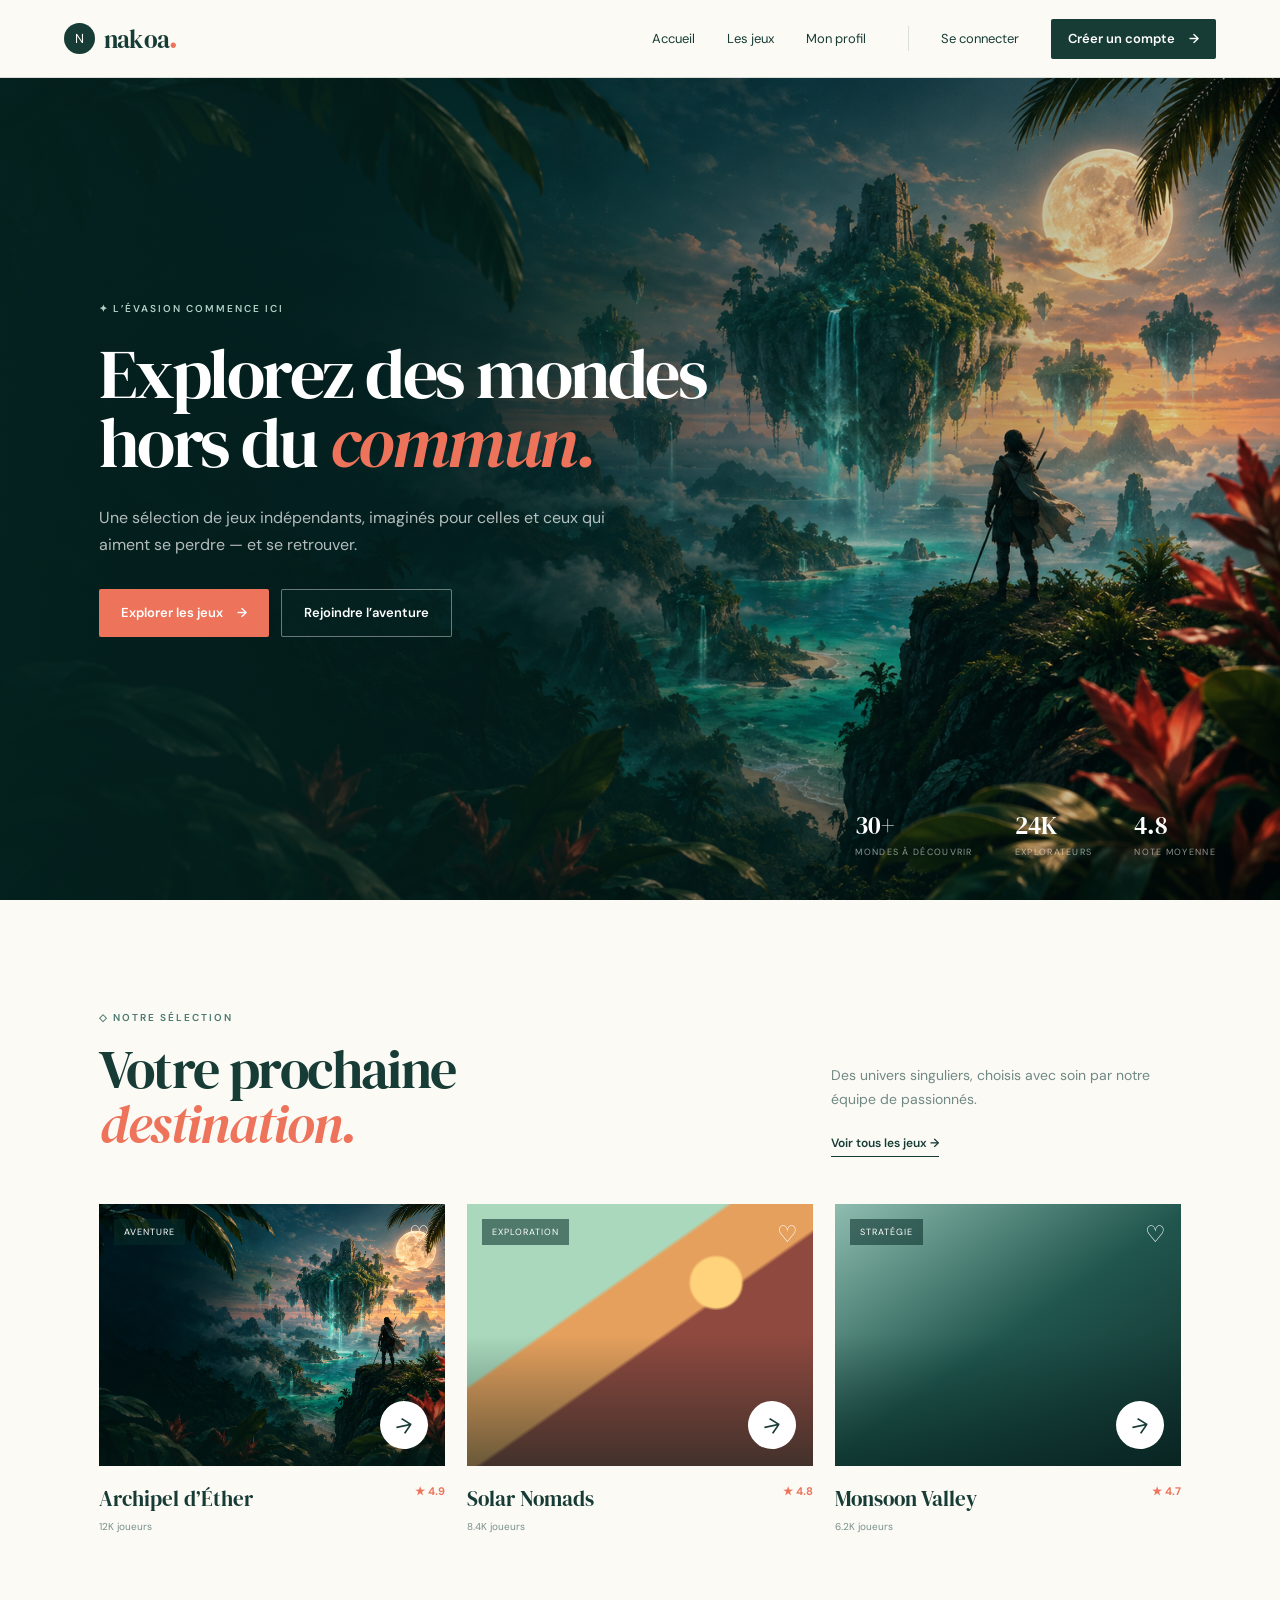
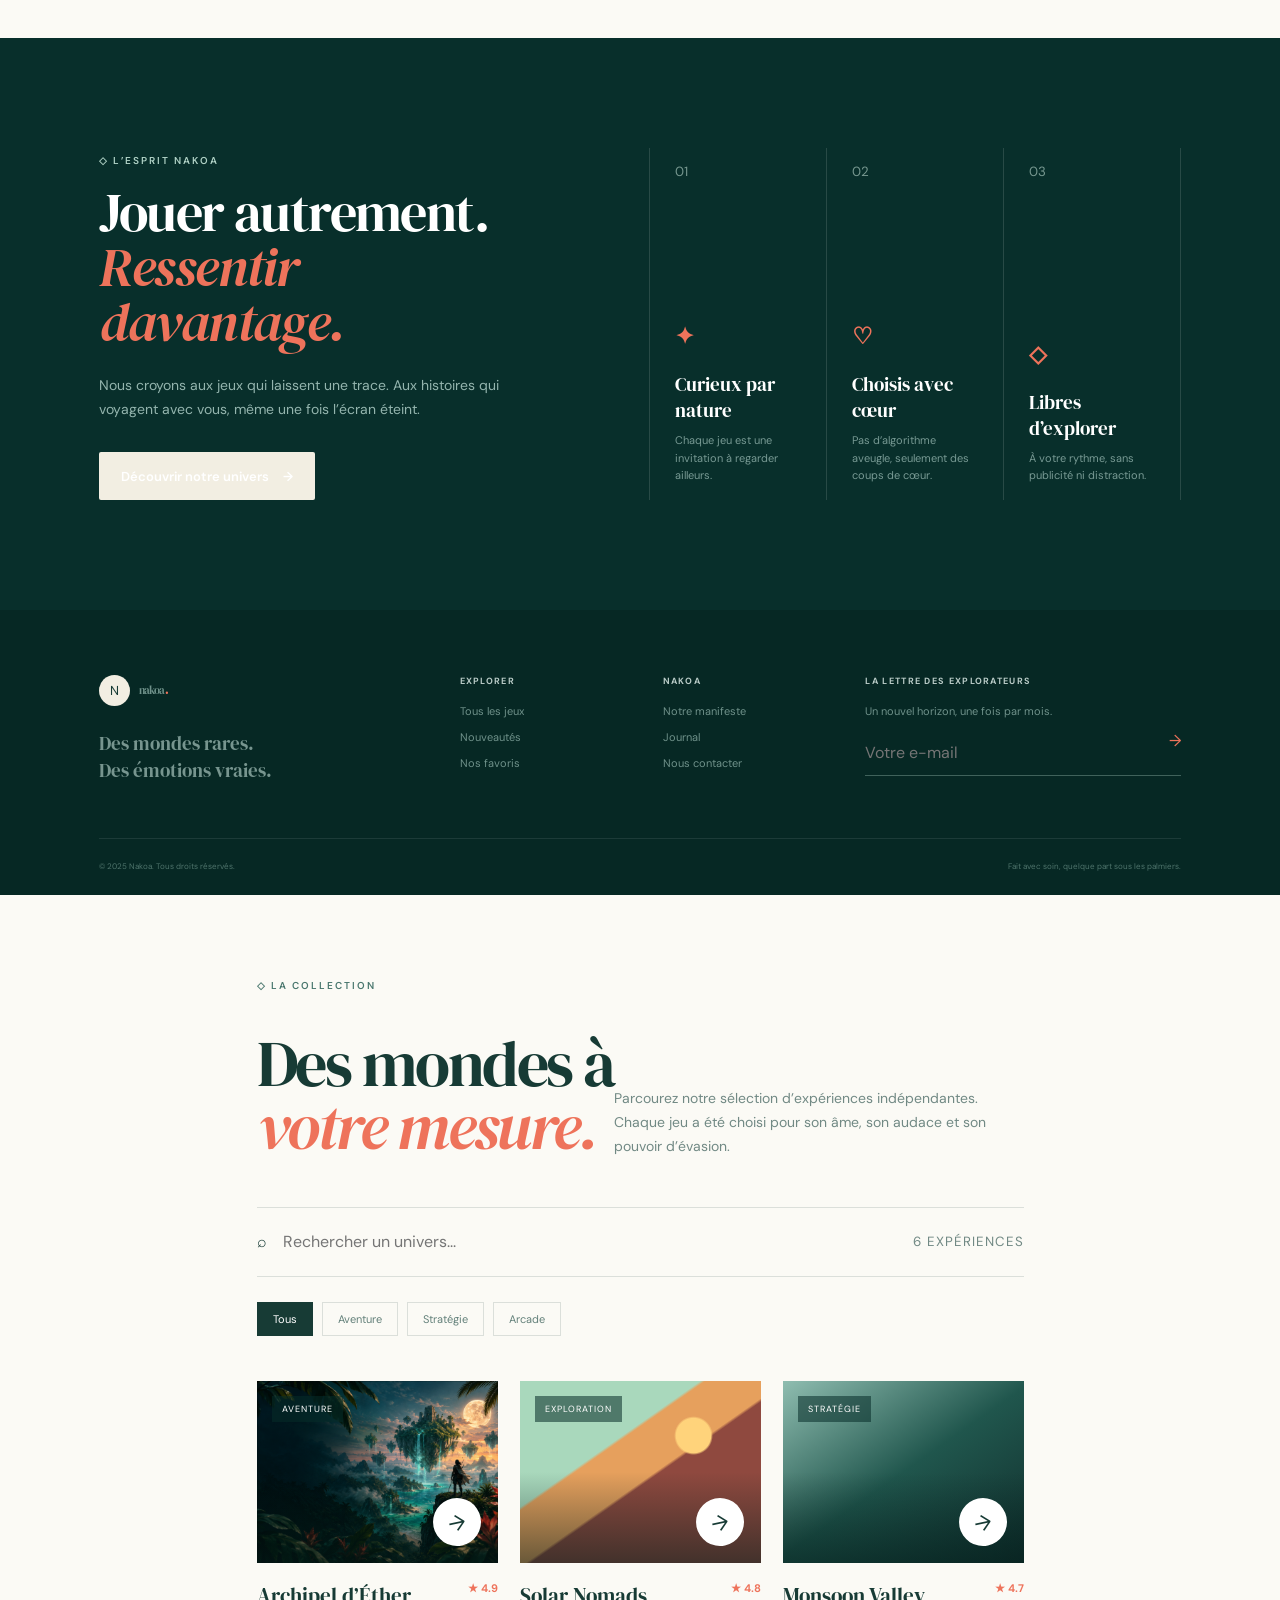
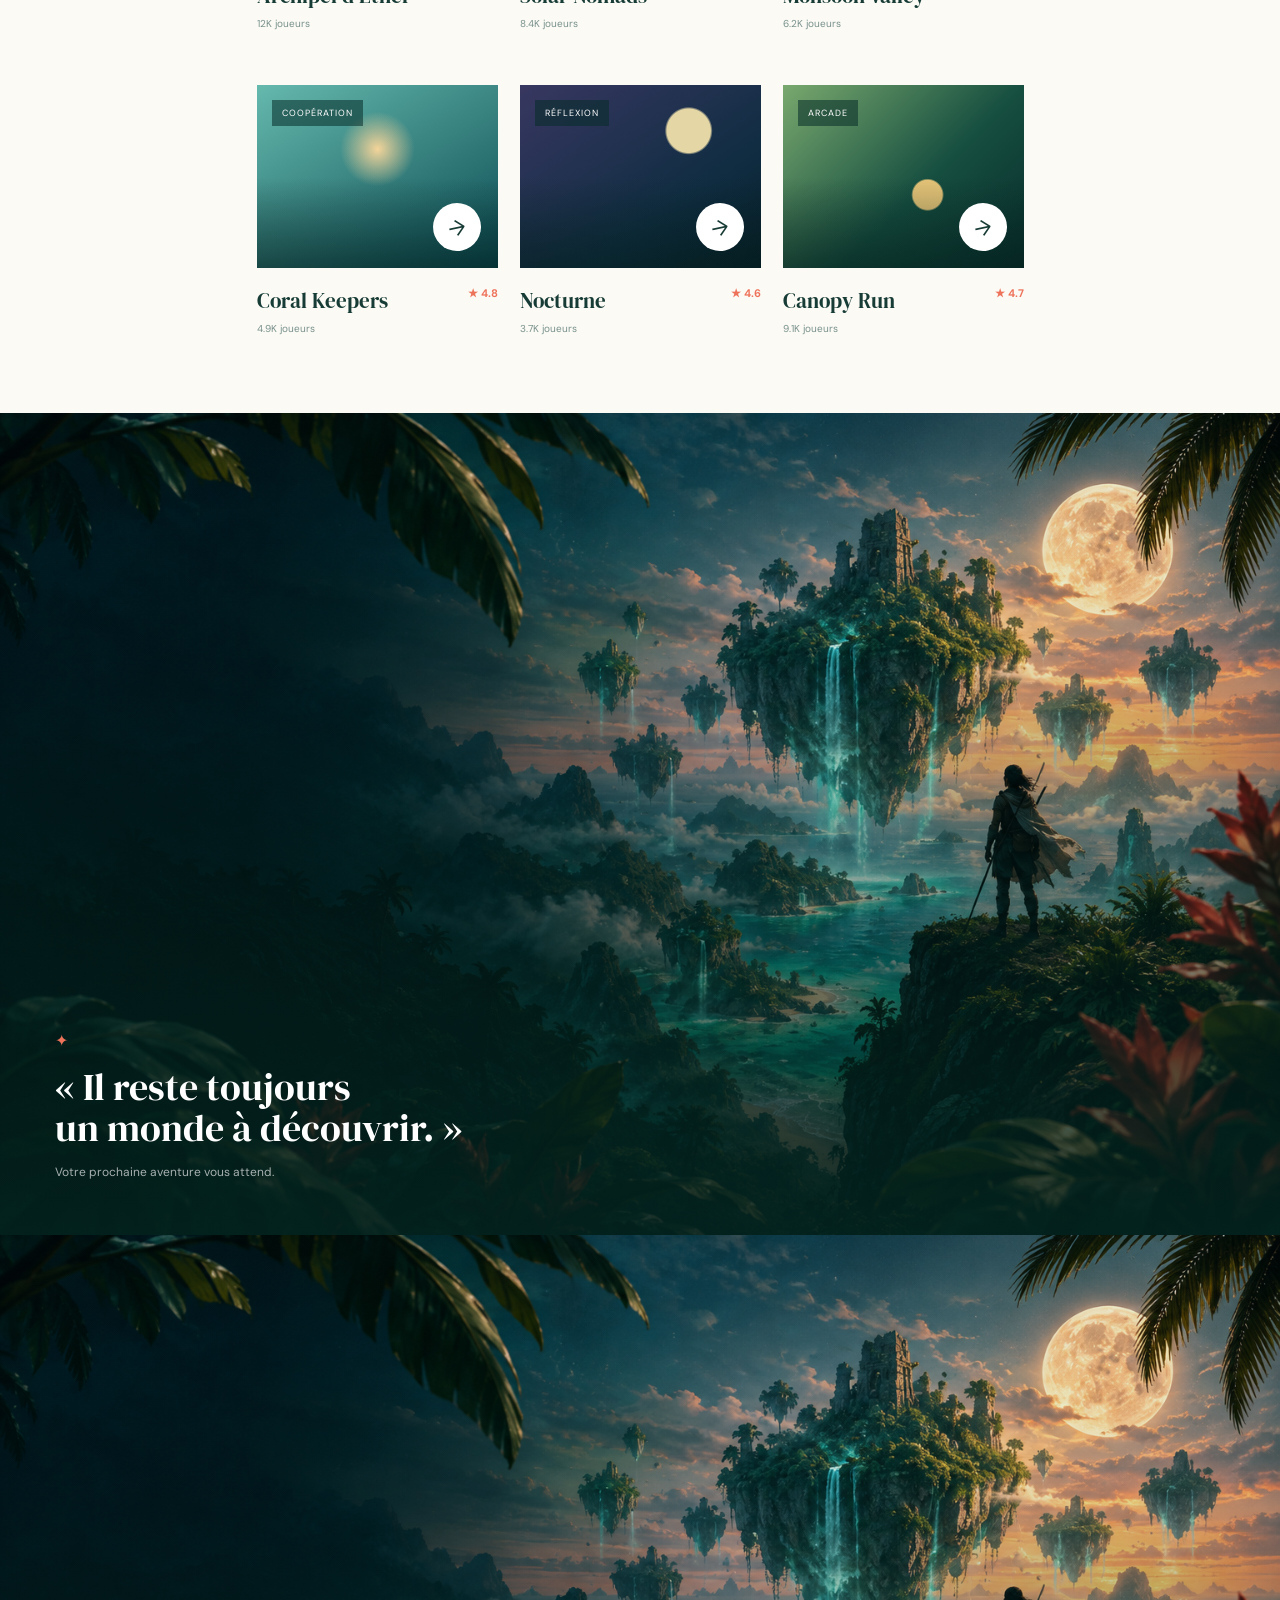
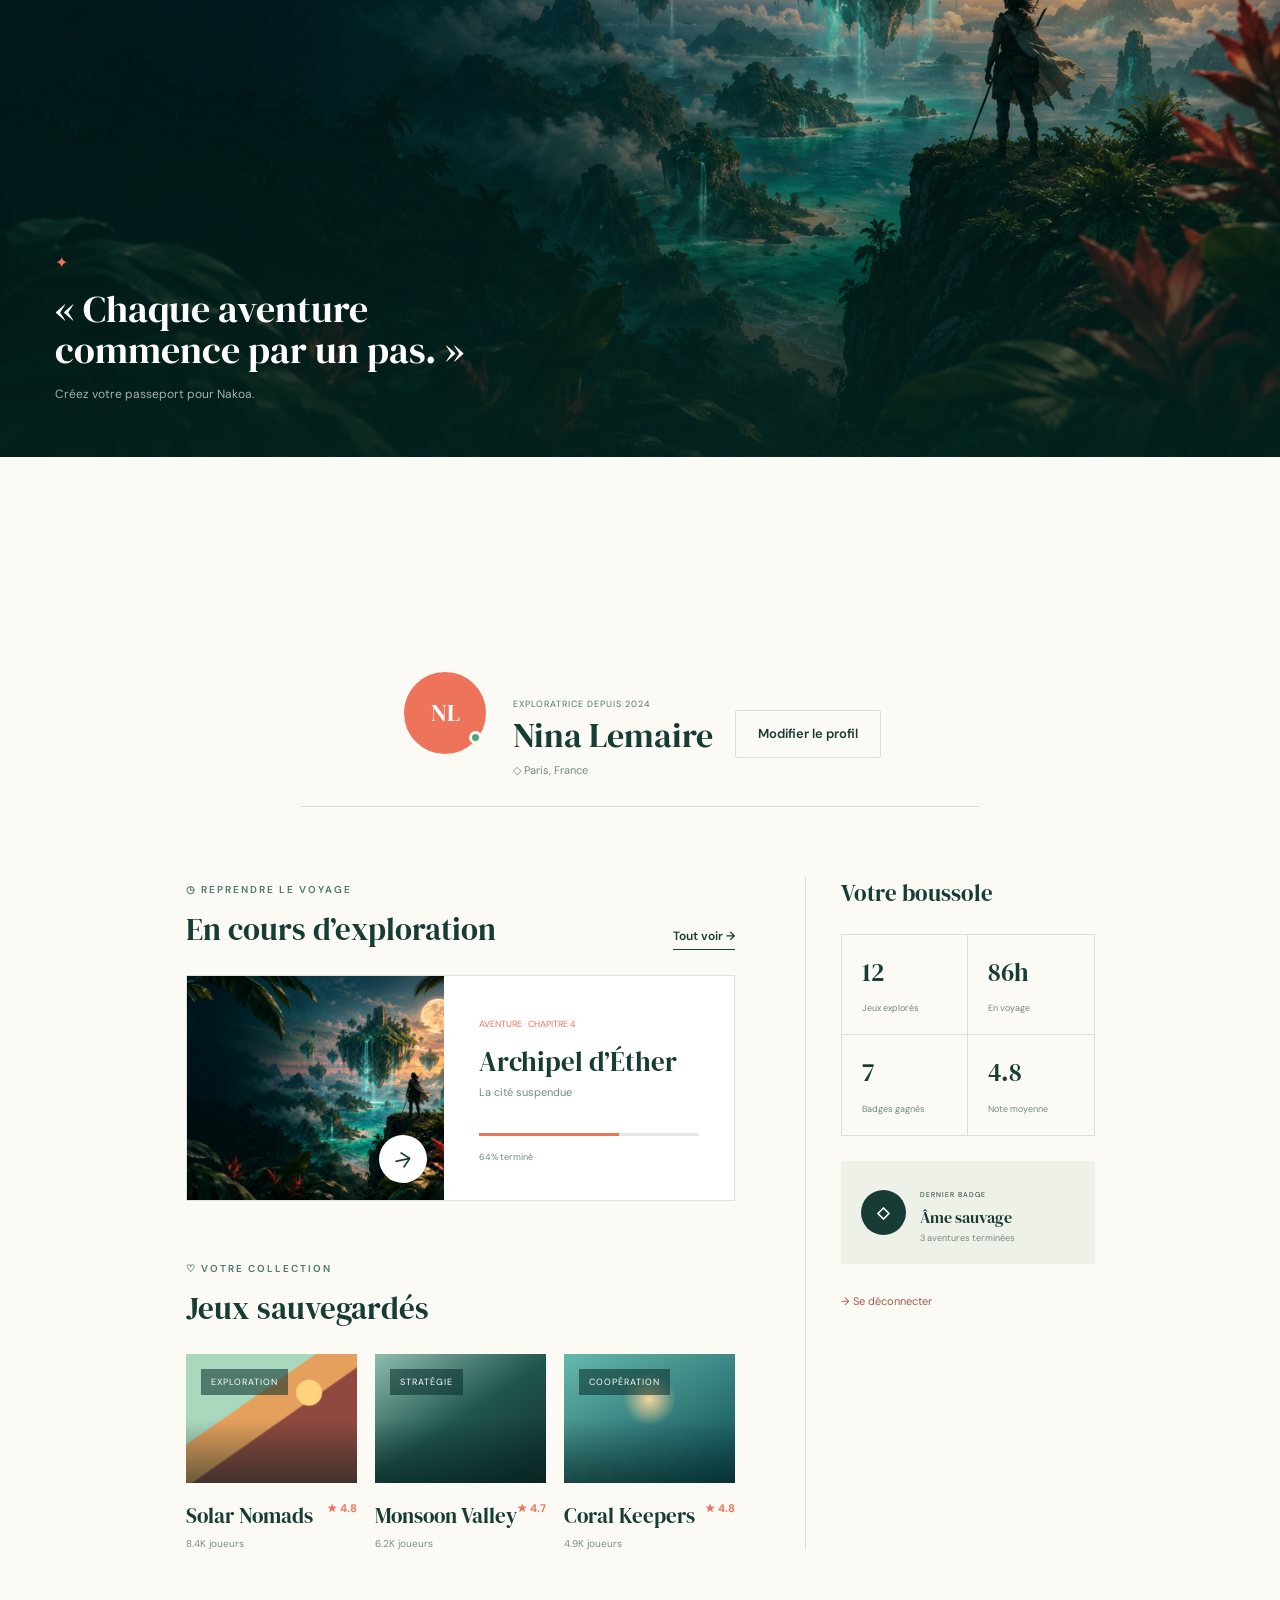
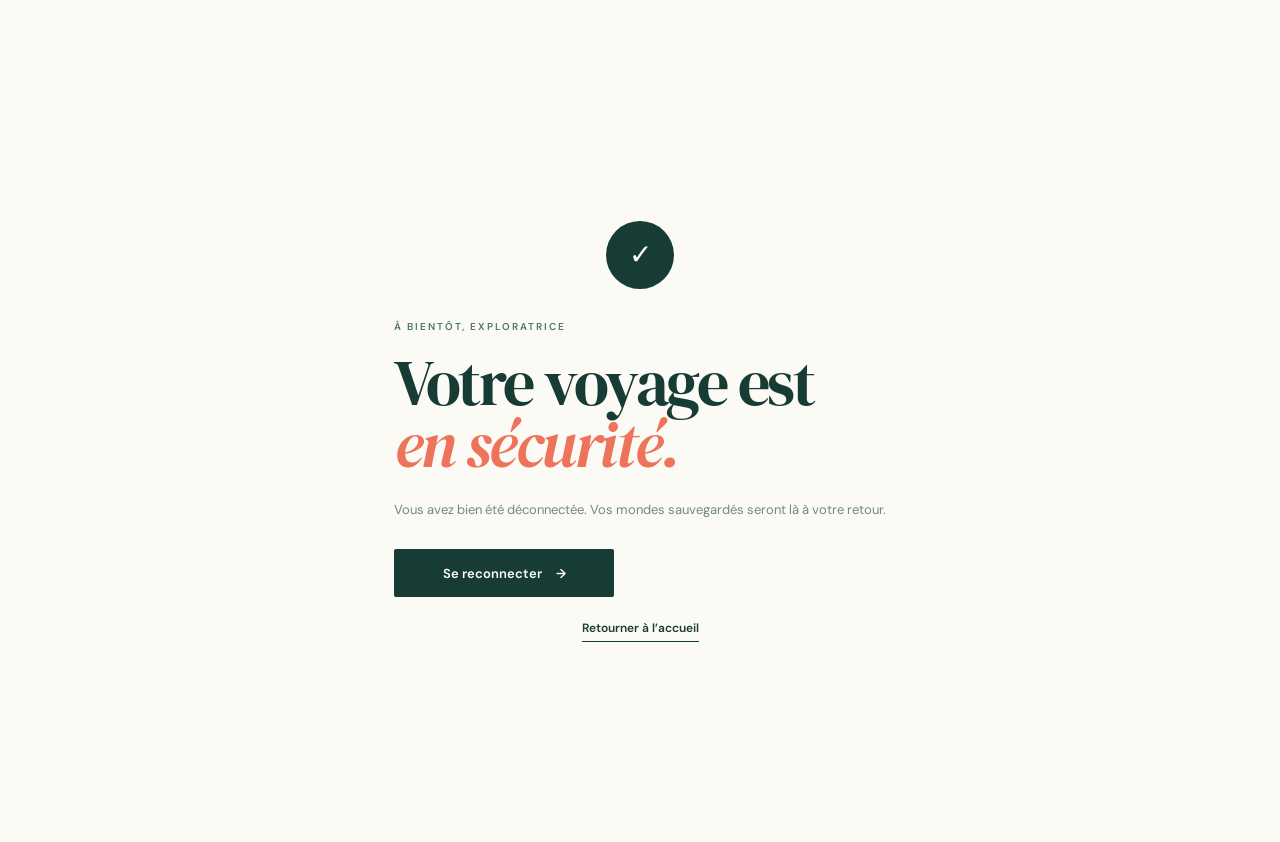
<file: src/index.html>
<!doctype html>
<html lang="fr">
<head>
    <meta charset="UTF-8" />
    <meta name="viewport" content="width=device-width, initial-scale=1.0" />
    <meta name="description" content="Nakoa, une collection de jeux indépendants et de mondes hors du commun." />
    <title>Nakoa — Explorez des mondes hors du commun</title>
    <link rel="stylesheet" href="styles/style_bot.css" />
</head>
<body>
<input class="menu-toggle" type="checkbox" id="menu-toggle" />
<header class="site-header">
    <a class="logo" href="#accueil" aria-label="Accueil Nakoa">
        <span class="logo-mark">N</span><span>nakoa<b>.</b></span>
    </a>
    <label class="menu-button" for="menu-toggle"><span></span><span></span><span></span></label>
    <nav>
        <a href="#accueil">Accueil</a>
        <a href="#jeux">Les jeux</a>
        <a href="#profil">Mon profil</a>
        <span class="nav-separator"></span>
        <a href="#connexion">Se connecter</a>
        <a class="button small" href="#inscription">Créer un compte <span>→</span></a>
    </nav>
</header>

<main>
    <!-- PAGE D'ACCUEIL -->
    <section class="screen home-screen" id="accueil">
        <section class="hero">
            <div class="hero-content">
                <span class="eyebrow pale">✦ L’évasion commence ici</span>
                <h1>Explorez des mondes<br />hors du <em>commun.</em></h1>
                <p>Une sélection de jeux indépendants, imaginés pour celles et ceux qui aiment se perdre — et se retrouver.</p>
                <div class="actions">
                    <a class="button coral" href="#jeux">Explorer les jeux <span>→</span></a>
                    <a class="button glass" href="#inscription">Rejoindre l’aventure</a>
                </div>
            </div>
            <div class="hero-stats">
                <div><strong>30+</strong><span>Mondes à découvrir</span></div>
                <div><strong>24K</strong><span>Explorateurs</span></div>
                <div><strong>4.8</strong><span>Note moyenne</span></div>
            </div>
        </section>

        <section class="section">
            <div class="section-heading">
                <div>
                    <span class="eyebrow">◇ Notre sélection</span>
                    <h2>Votre prochaine<br /><em>destination.</em></h2>
                </div>
                <div class="heading-note">
                    <p>Des univers singuliers, choisis avec soin par notre équipe de passionnés.</p>
                    <a class="text-link" href="#jeux">Voir tous les jeux <span>→</span></a>
                </div>
            </div>
            <div class="games-grid">
                <article class="game-card">
                    <div class="game-art photo">
                        <span class="tag">Aventure</span><span class="heart">♡</span>
                        <a class="round-arrow" href="#connexion">→</a>
                    </div>
                    <div class="game-info"><div><h3>Archipel d’Éther</h3><p>12K joueurs</p></div><strong>★ 4.9</strong></div>
                </article>
                <article class="game-card">
                    <div class="game-art sun">
                        <span class="tag">Exploration</span><span class="heart">♡</span>
                        <a class="round-arrow" href="#connexion">→</a>
                    </div>
                    <div class="game-info"><div><h3>Solar Nomads</h3><p>8.4K joueurs</p></div><strong>★ 4.8</strong></div>
                </article>
                <article class="game-card">
                    <div class="game-art valley">
                        <span class="tag">Stratégie</span><span class="heart">♡</span>
                        <a class="round-arrow" href="#connexion">→</a>
                    </div>
                    <div class="game-info"><div><h3>Monsoon Valley</h3><p>6.2K joueurs</p></div><strong>★ 4.7</strong></div>
                </article>
            </div>
        </section>

        <section class="manifesto">
            <div>
                <span class="eyebrow pale">◇ L’esprit Nakoa</span>
                <h2>Jouer autrement.<br /><em>Ressentir davantage.</em></h2>
                <p>Nous croyons aux jeux qui laissent une trace. Aux histoires qui voyagent avec vous, même une fois l’écran éteint.</p>
                <a class="button sand" href="#inscription">Découvrir notre univers <span>→</span></a>
            </div>
            <div class="values">
                <article><small>01</small><b>✦</b><h3>Curieux par nature</h3><p>Chaque jeu est une invitation à regarder ailleurs.</p></article>
                <article><small>02</small><b>♡</b><h3>Choisis avec cœur</h3><p>Pas d’algorithme aveugle, seulement des coups de cœur.</p></article>
                <article><small>03</small><b>◇</b><h3>Libres d’explorer</h3><p>À votre rythme, sans publicité ni distraction.</p></article>
            </div>
        </section>
        <footer>
            <div class="footer-grid">
                <div><a class="logo footer-logo" href="accueil.html"><span class="logo-mark">N</span><span>nakoa<b>.</b></span></a><p>Des mondes rares.<br />Des émotions vraies.</p></div>
                <div><strong>Explorer</strong><a href="jeux.html">Tous les jeux</a><a href="#jeux">Nouveautés</a><a href="jeux.html">Nos favoris</a></div>
                <div><strong>Nakoa</strong><a href="accueil.html">Notre manifeste</a><a href="#accueil">Journal</a><a href="mailto:bonjour@nakoa.fr">Nous contacter</a></div>
                <div class="newsletter"><strong>La lettre des explorateurs</strong><p>Un nouvel horizon, une fois par mois.</p><label><input type="email" placeholder="Votre e-mail" /><span>→</span></label></div>
            </div>
            <div class="footer-bottom"><span>© 2025 Nakoa. Tous droits réservés.</span><span>Fait avec soin, quelque part sous les palmiers.</span></div>
        </footer>
    </section>

    <!-- PAGE DES JEUX -->
    <section class="screen games-screen" id="jeux">
        <div class="catalog-head">
            <span class="eyebrow">◇ La collection</span>
            <div class="catalog-title">
                <h1>Des mondes à<br /><em>votre mesure.</em></h1>
                <p>Parcourez notre sélection d’expériences indépendantes. Chaque jeu a été choisi pour son âme, son audace et son pouvoir d’évasion.</p>
            </div>
            <div class="search-box"><span>⌕</span><input type="search" placeholder="Rechercher un univers..." /><small>6 expériences</small></div>
            <div class="catalog">
                <input type="radio" name="filter" id="all" checked />
                <input type="radio" name="filter" id="adventure" />
                <input type="radio" name="filter" id="strategy" />
                <input type="radio" name="filter" id="arcade" />
                <div class="filters">
                    <label for="all">Tous</label><label for="adventure">Aventure</label><label for="strategy">Stratégie</label><label for="arcade">Arcade</label>
                </div>
                <div class="games-grid catalog-grid">
                    <article class="game-card adventure"><div class="game-art photo"><span class="tag">Aventure</span><a class="round-arrow" href="#connexion">→</a></div><div class="game-info"><div><h3>Archipel d’Éther</h3><p>12K joueurs</p></div><strong>★ 4.9</strong></div></article>
                    <article class="game-card adventure"><div class="game-art sun"><span class="tag">Exploration</span><a class="round-arrow" href="#connexion">→</a></div><div class="game-info"><div><h3>Solar Nomads</h3><p>8.4K joueurs</p></div><strong>★ 4.8</strong></div></article>
                    <article class="game-card strategy"><div class="game-art valley"><span class="tag">Stratégie</span><a class="round-arrow" href="#connexion">→</a></div><div class="game-info"><div><h3>Monsoon Valley</h3><p>6.2K joueurs</p></div><strong>★ 4.7</strong></div></article>
                    <article class="game-card adventure"><div class="game-art coral-art"><span class="tag">Coopération</span><a class="round-arrow" href="#connexion">→</a></div><div class="game-info"><div><h3>Coral Keepers</h3><p>4.9K joueurs</p></div><strong>★ 4.8</strong></div></article>
                    <article class="game-card strategy"><div class="game-art night"><span class="tag">Réflexion</span><a class="round-arrow" href="#connexion">→</a></div><div class="game-info"><div><h3>Nocturne</h3><p>3.7K joueurs</p></div><strong>★ 4.6</strong></div></article>
                    <article class="game-card arcade"><div class="game-art canopy"><span class="tag">Arcade</span><a class="round-arrow" href="#connexion">→</a></div><div class="game-info"><div><h3>Canopy Run</h3><p>9.1K joueurs</p></div><strong>★ 4.7</strong></div></article>
                </div>
            </div>
        </div>
    </section>

    <!-- PAGE DE CONNEXION -->
    <section class="screen auth-screen" id="connexion">
        <div class="auth-image">
            <div><span>✦</span><blockquote>« Il reste toujours<br />un monde à découvrir. »</blockquote><p>Votre prochaine aventure vous attend.</p></div>
        </div>
        <div class="auth-panel">
            <a class="close" href="#accueil">×</a>
            <div class="auth-form">
                <span class="eyebrow">◇ Heureux de vous revoir</span>
                <h1>Bon retour parmi<br /><em>les explorateurs.</em></h1>
                <p>Connectez-vous pour reprendre votre voyage là où vous l’avez laissé.</p>
                <form action="#profil">
                    <label>Adresse e-mail<span class="field"><i>@</i><input required type="email" placeholder="vous@exemple.fr" /></span></label>
                    <label>Mot de passe<span class="field"><i>◇</i><input required type="password" placeholder="••••••••" /></span></label>
                    <div class="form-row"><label class="check"><input type="checkbox" /> Se souvenir de moi</label><a href="#connexion">Mot de passe oublié ?</a></div>
                    <button class="button dark" type="submit">Se connecter <span>→</span></button>
                </form>
                <div class="switch">Nouveau sur Nakoa ? <a href="#inscription">Créer un compte</a></div>
            </div>
        </div>
    </section>

    <!-- PAGE D'INSCRIPTION -->
    <section class="screen auth-screen" id="inscription">
        <div class="auth-image register-image">
            <div><span>✦</span><blockquote>« Chaque aventure<br />commence par un pas. »</blockquote><p>Créez votre passeport pour Nakoa.</p></div>
        </div>
        <div class="auth-panel">
            <a class="close" href="#accueil">×</a>
            <div class="auth-form">
                <span class="eyebrow">✦ Commencez l’aventure</span>
                <h1>Créez votre<br /><em>passeport.</em></h1>
                <p>Quelques détails et les portes de Nakoa s’ouvrent à vous.</p>
                <form action="#profil">
                    <label>Nom d’explorateur<span class="field"><i>○</i><input required type="text" placeholder="Votre nom" /></span></label>
                    <label>Adresse e-mail<span class="field"><i>@</i><input required type="email" placeholder="vous@exemple.fr" /></span></label>
                    <label>Mot de passe<span class="field"><i>◇</i><input required type="password" placeholder="8 caractères minimum" /></span></label>
                    <label class="check terms"><input required type="checkbox" /> J’accepte les conditions d’utilisation et la politique de confidentialité.</label>
                    <button class="button dark" type="submit">Créer mon compte <span>→</span></button>
                </form>
                <div class="switch">Déjà explorateur ? <a href="#connexion">Se connecter</a></div>
            </div>
        </div>
    </section>

    <!-- PAGE PROFIL -->
    <section class="screen profile-screen" id="profil">
        <div class="profile-cover"></div>
        <div class="profile-summary">
            <div class="avatar">NL<span></span></div>
            <div><small>Exploratrice depuis 2024</small><h1>Nina Lemaire</h1><p>◇ Paris, France</p></div>
            <a class="button outline" href="#profil">Modifier le profil</a>
        </div>
        <div class="profile-layout">
            <div>
                <div class="profile-title"><div><span class="eyebrow">◷ Reprendre le voyage</span><h2>En cours d’exploration</h2></div><a class="text-link" href="#jeux">Tout voir →</a></div>
                <article class="continue-card">
                    <div class="continue-image"><a class="round-arrow" href="#connexion">→</a></div>
                    <div><small>Aventure · Chapitre 4</small><h3>Archipel d’Éther</h3><p>La cité suspendue</p><span class="progress"><i></i></span><em>64% terminé</em></div>
                </article>
                <div class="profile-title saved-title"><div><span class="eyebrow">♡ Votre collection</span><h2>Jeux sauvegardés</h2></div></div>
                <div class="saved-grid">
                    <article class="game-card"><div class="game-art sun"><span class="tag">Exploration</span></div><div class="game-info"><div><h3>Solar Nomads</h3><p>8.4K joueurs</p></div><strong>★ 4.8</strong></div></article>
                    <article class="game-card"><div class="game-art valley"><span class="tag">Stratégie</span></div><div class="game-info"><div><h3>Monsoon Valley</h3><p>6.2K joueurs</p></div><strong>★ 4.7</strong></div></article>
                    <article class="game-card"><div class="game-art coral-art"><span class="tag">Coopération</span></div><div class="game-info"><div><h3>Coral Keepers</h3><p>4.9K joueurs</p></div><strong>★ 4.8</strong></div></article>
                </div>
            </div>
            <aside>
                <h3>Votre boussole</h3>
                <div class="stats"><div><strong>12</strong><span>Jeux explorés</span></div><div><strong>86h</strong><span>En voyage</span></div><div><strong>7</strong><span>Badges gagnés</span></div><div><strong>4.8</strong><span>Note moyenne</span></div></div>
                <div class="badge"><b>◇</b><div><small>DERNIER BADGE</small><strong>Âme sauvage</strong><p>3 aventures terminées</p></div></div>
                <a class="logout-link" href="#deconnexion">→ Se déconnecter</a>
            </aside>
        </div>
    </section>

    <!-- PAGE DE DÉCONNEXION -->
    <section class="screen logout-screen" id="deconnexion">
        <div>
            <span class="success">✓</span>
            <span class="eyebrow">À bientôt, exploratrice</span>
            <h1>Votre voyage est<br /><em>en sécurité.</em></h1>
            <p>Vous avez bien été déconnectée. Vos mondes sauvegardés seront là à votre retour.</p>
            <a class="button dark" href="#connexion">Se reconnecter <span>→</span></a>
            <a class="text-link back-home" href="#accueil">Retourner à l’accueil</a>
        </div>
    </section>
</main>
</body>
</html>
</file>
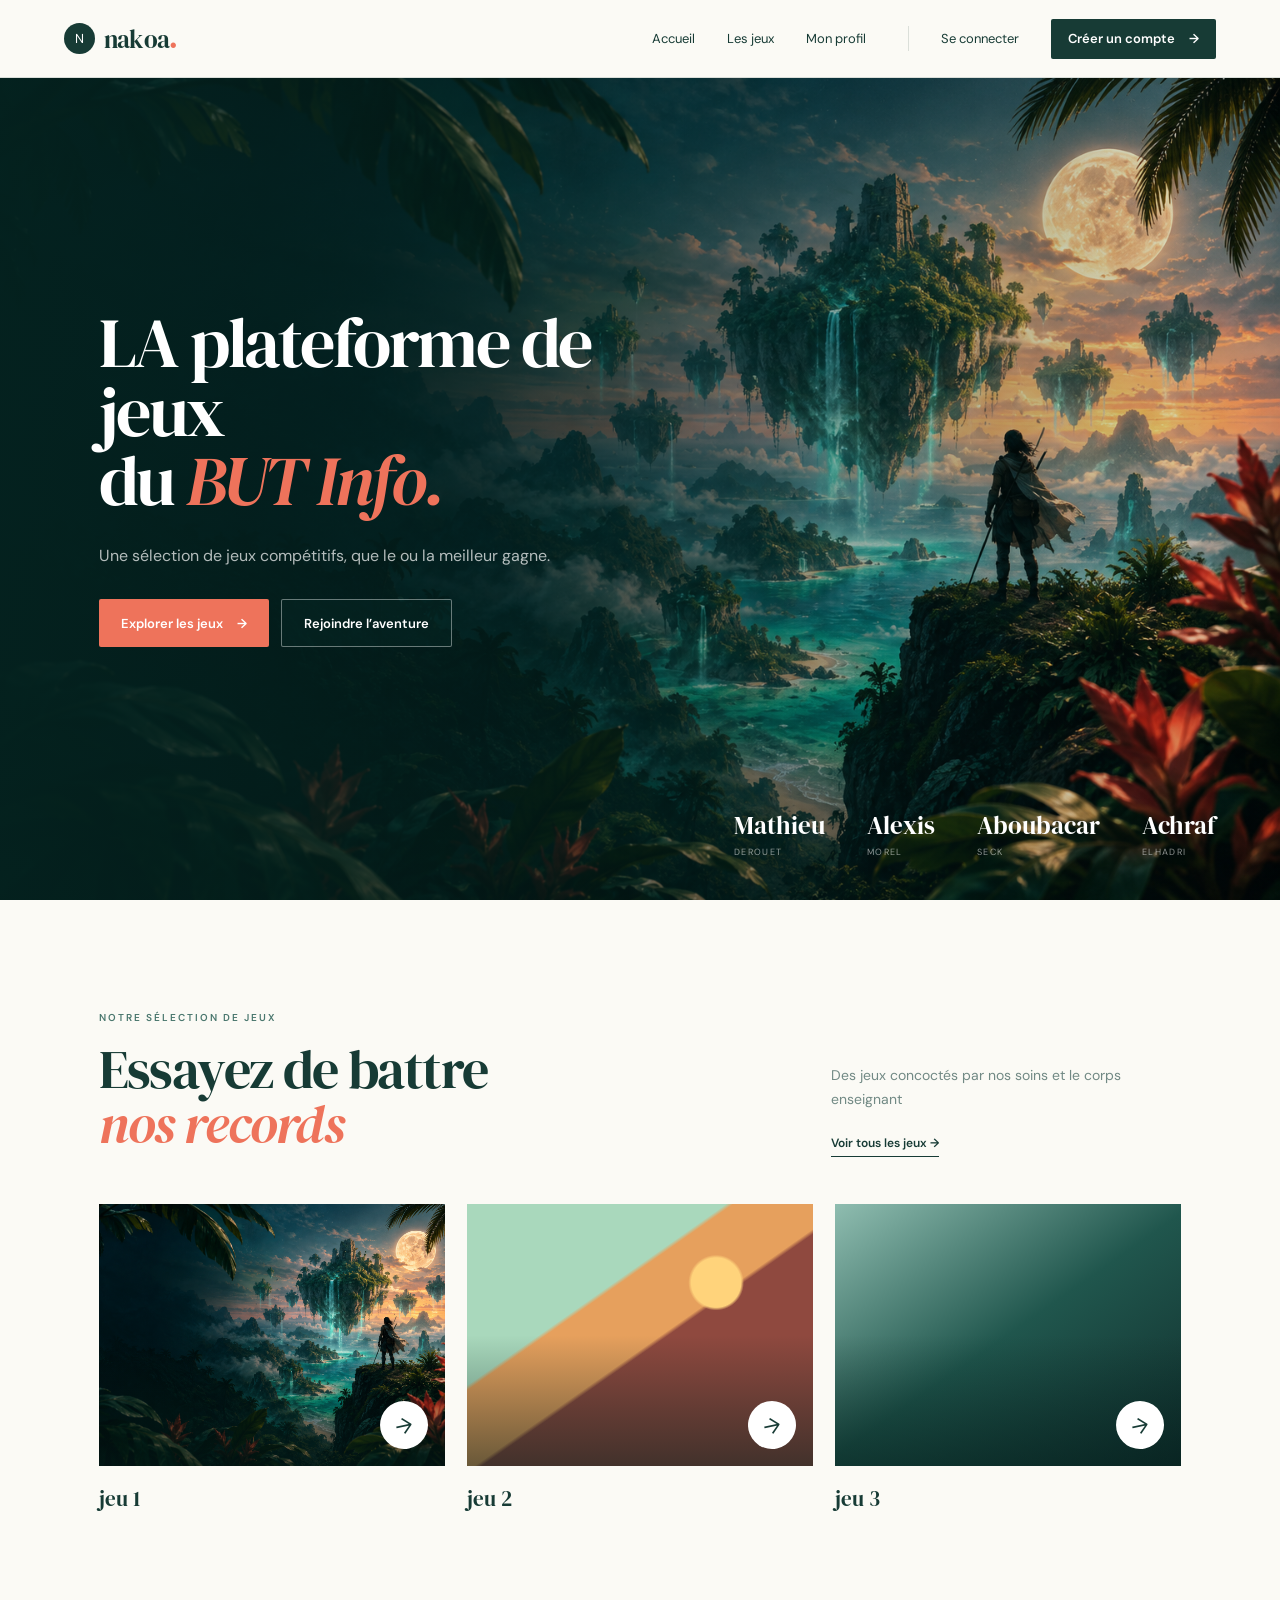
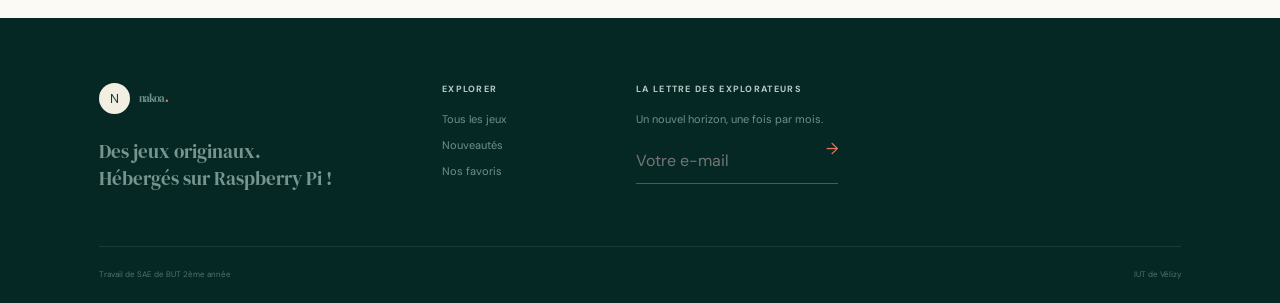
<file: src/accueil.html>
<!DOCTYPE html>
<html lang="fr">
<head>
    <meta charset="UTF-8" />
    <meta name="viewport" content="width=device-width, initial-scale=1.0" />
    <meta name="description" content="THE plateforme de jeux" />
    <title>Nakoa — Accueil</title>
    <link rel="stylesheet" href="styles/style_bot.css" />
</head>
<body>
<header class="site-header">
    <a class="logo" href="accueil.html">
        <span class="logo-mark">N</span><span>nakoa<b>.</b></span>
    </a>
    <nav>
        <a href="accueil.html">Accueil</a>
        <a href="jeux.html">Les jeux</a>
        <a href="profile.html">Mon profil</a>
        <span class="nav-separator"></span>
        <a href="login.html">Se connecter</a>
        <a class="button small" href="register.html">Créer un compte <span>&#8594</span></a>
    </nav>
</header>
<main>
    <section class="screen home-screen" id="accueil">
        <section class="hero">
            <div class="hero-content">
                <h1>LA plateforme de jeux<br />du <em>BUT Info.</em></h1>
                <p>Une sélection de jeux compétitifs, que le ou la meilleur gagne.</p>
                <div class="actions">
                    <a class="button coral" href="jeux.html">Explorer les jeux <span>&#8594</span></a>
                    <a class="button glass" href="register.html">Rejoindre l’aventure</a>
                </div>
            </div>
            <div class="hero-stats">
                <div><strong>Mathieu</strong><span>Derouet</span></div>
                <div><strong>Alexis</strong><span>Morel</span></div>
                <div><strong>Aboubacar</strong><span>Seck</span></div>
                <div><strong>Achraf</strong><span>Elhadri</span></div>
            </div>
        </section>

        <section class="section">
            <div class="section-heading">
                <div>
                    <span class="eyebrow">Notre sélection de jeux</span>
                    <h2>Essayez de battre<br /><em>nos records </em></h2>
                </div>
                <div class="heading-note">
                    <p>Des jeux concoctés par nos soins et le corps enseignant</p>
                    <a class="text-link" href="jeux.html">Voir tous les jeux <span>→</span></a>
                </div>
            </div>
            <div class="games-grid">
                <article class="game-card">
                    <div class="game-art photo">
                        <a class="round-arrow" href="login.html">→</a>
                    </div>
                    <div class="game-info"><h3>jeu 1</h3></div>
                </article>
                <article class="game-card">
                    <div class="game-art sun">
                        <a class="round-arrow" href="login.html">→</a>
                    </div>
                    <div class="game-info"><h3>jeu 2</h3></div>
                </article>
                <article class="game-card">
                    <div class="game-art valley">
                        <a class="round-arrow" href="login.html">→</a>
                    </div>
                    <div class="game-info"><h3>jeu 3</h3></div>
                </article>
            </div>
        </section>


        <footer>
            <div class="footer-grid">
                <div><a class="logo footer-logo" href="accueil.html"><span class="logo-mark">N</span><span>nakoa<b>.</b></span></a><p>Des jeux originaux.<br />Hébergés sur Raspberry Pi !</p></div>
                <div><strong>Explorer</strong><a href="jeux.html">Tous les jeux</a><a href="jeux.html">Nouveautés</a><a href="jeux.html">Nos favoris</a></div>
                <div class="newsletter"><strong>La lettre des explorateurs</strong><p>Un nouvel horizon, une fois par mois.</p><label><input type="email" placeholder="Votre e-mail" /><span>→</span></label></div>
            </div>
            <div class="footer-bottom"><span>Travail de SAE de BUT 2ème année</span>IUT de Vélizy</div>
        </footer>
    </section>
</main>
</body>
</html>
</file>
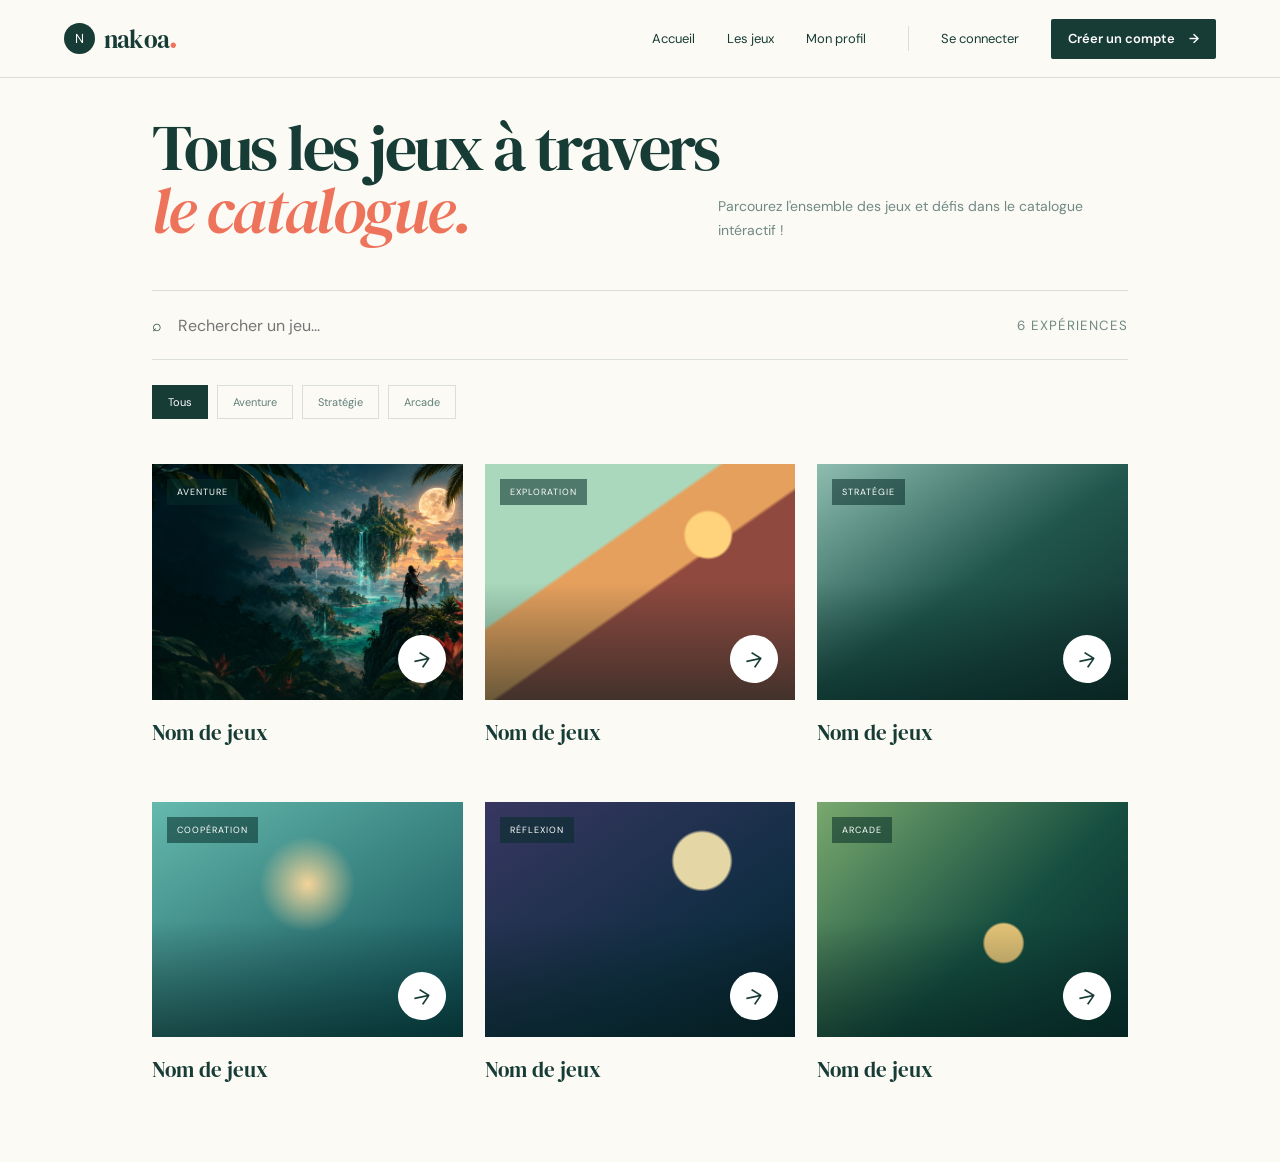
<file: src/jeux.html>
<!DOCTYPE html>
<html lang="fr">
<head>
    <meta charset="UTF-8" />
    <meta name="viewport" content="width=device-width, initial-scale=1.0" />
    <meta name="description" content="Nakoa, une collection de jeux indépendants et de mondes hors du commun." />
    <title>Nakoa — Explorez des mondes hors du commun</title>
    <link rel="stylesheet" href="styles/style_bot.css" />
</head>
<body>
<input class="menu-toggle" type="checkbox" id="menu-toggle" />
<header class="site-header">
    <a class="logo" href="accueil.html" aria-label="Accueil Nakoa">
        <span class="logo-mark">N</span><span>nakoa<b>.</b></span>
    </a>
    <label class="menu-button" for="menu-toggle"><span></span><span></span><span></span></label>
    <nav>
        <a href="accueil.html">Accueil</a>
        <a href="jeux.html">Les jeux</a>
        <a href="profile.html">Mon profil</a>
        <span class="nav-separator"></span>
        <a href="login.html">Se connecter</a>
        <a class="button small" href="register.html">Créer un compte <span>→</span></a>
    </nav>
</header>
<!-- PAGE DES JEUX -->
<section class="screen games-screen" id="jeux">
    <div class="catalog-head">
        <div class="catalog-title">
            <h1>Tous les jeux à travers<br /><em>le catalogue.</em></h1>
            <p>Parcourez l'ensemble des jeux et défis dans le catalogue intéractif !</p>
        </div>
        <div class="search-box"><span>⌕</span><input type="search" placeholder="Rechercher un jeu..." /><small>6 expériences</small></div>
        <div class="catalog">
            <input type="radio" name="filter" id="all" checked />
            <input type="radio" name="filter" id="adventure" />
            <input type="radio" name="filter" id="strategy" />
            <input type="radio" name="filter" id="arcade" />
            <div class="filters">
                <label for="all">Tous</label><label for="adventure">Aventure</label><label for="strategy">Stratégie</label><label for="arcade">Arcade</label>
            </div>
            <div class="games-grid catalog-grid">
                <article class="game-card adventure"><div class="game-art photo"><span class="tag">Aventure</span><a class="round-arrow" href="login.html">→</a></div><div class="game-info"><div><h3>Nom de jeux</h3></div></div></article>
                <article class="game-card adventure"><div class="game-art sun"><span class="tag">Exploration</span><a class="round-arrow" href="login.html">→</a></div><div class="game-info"><div><h3>Nom de jeux</h3></div></div></article>
                <article class="game-card strategy"><div class="game-art valley"><span class="tag">Stratégie</span><a class="round-arrow" href="login.html">→</a></div><div class="game-info"><div><h3>Nom de jeux</h3></div></div></article>
                <article class="game-card adventure"><div class="game-art coral-art"><span class="tag">Coopération</span><a class="round-arrow" href="login.html">→</a></div><div class="game-info"><div><h3>Nom de jeux</h3></div></div></article>
                <article class="game-card strategy"><div class="game-art night"><span class="tag">Réflexion</span><a class="round-arrow" href="login.html">→</a></div><div class="game-info"><div><h3>Nom de jeux</h3></div></div></article>
                <article class="game-card arcade"><div class="game-art canopy"><span class="tag">Arcade</span><a class="round-arrow" href="login.html">→</a></div><div class="game-info"><div><h3>Nom de jeux</h3></div></div></article>
            </div>
        </div>
    </div>
</section>

</body>
</html>
</file>
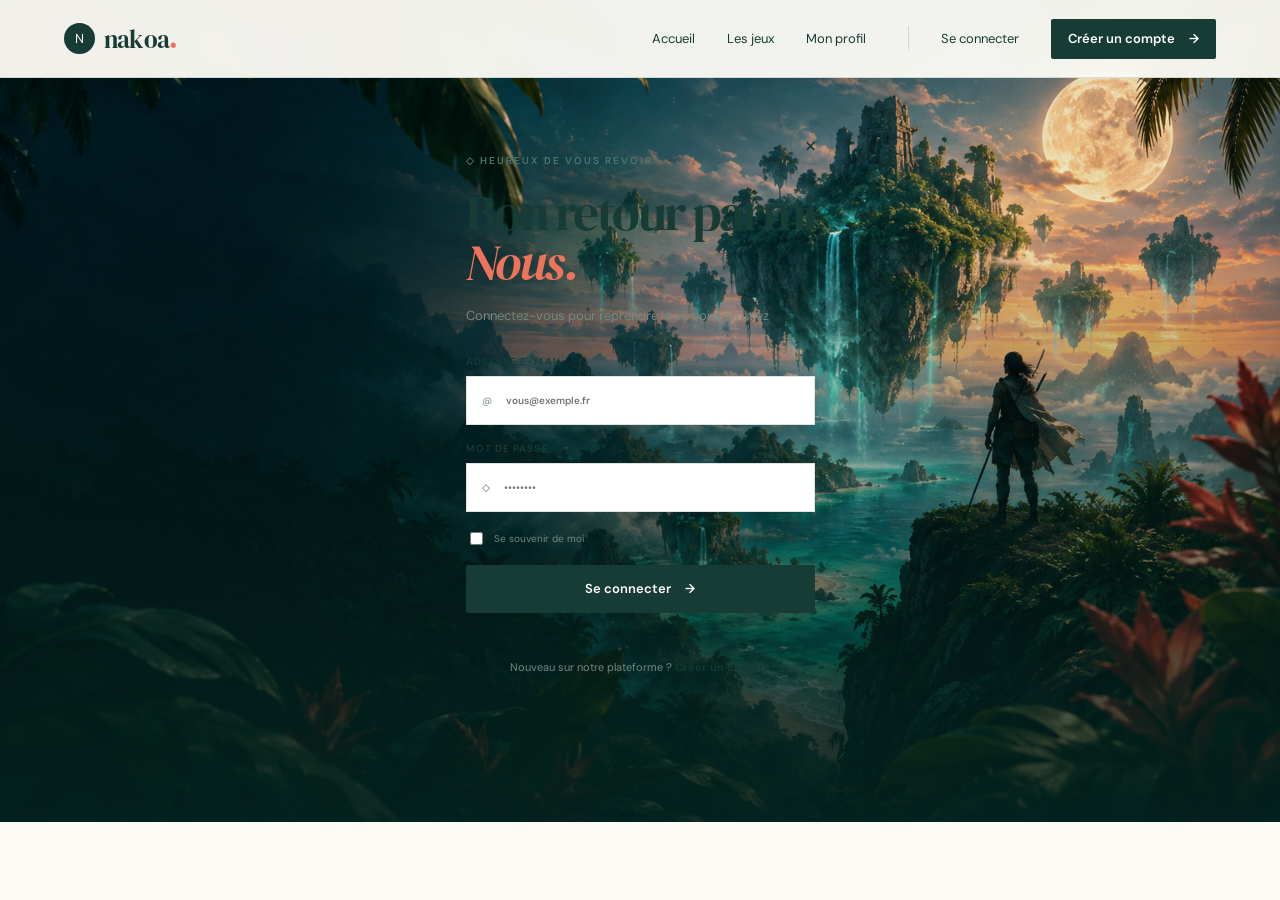
<file: src/login.html>
<!DOCTYPE html>
<html lang="en">
<head>
    <meta charset="UTF-8" />
    <meta name="viewport" content="width=device-width, initial-scale=1.0" />
    <meta name="description" content="Nakoa, une collection de jeux indépendants et de mondes hors du commun." />
    <title>Nakoa — Explorez des mondes hors du commun</title>
    <link rel="stylesheet" href="styles/style_bot.css" />
</head>
<body>
<input class="menu-toggle" type="checkbox" id="menu-toggle" />
<header class="site-header">
    <a class="logo" href="accueil.html" aria-label="Accueil Nakoa">
        <span class="logo-mark">N</span><span>nakoa<b>.</b></span>
    </a>
    <label class="menu-button" for="menu-toggle"></label>
    <nav>
        <a href="accueil.html">Accueil</a>
        <a href="jeux.html">Les jeux</a>
        <a href="profile.html">Mon profil</a>
        <span class="nav-separator"></span>
        <a href="login.html">Se connecter</a>
        <a class="button small" href="register.html">Créer un compte <span>→</span></a>
    </nav>
</header>

<!-- PAGE DE CONNEXION -->
<section class="screen auth-screen" id="connexion">
    <div class="auth-image">
    </div>
    <div class="auth-panel">
        <a class="close" href="accueil.html">×</a>
        <div class="auth-form">
            <span class="eyebrow">◇ Heureux de vous revoir</span>
            <h1>Bon retour parmi<br /><em>Nous.</em></h1>
            <p>Connectez-vous pour reprendre la où vous en étiez</p>
            <form action="profile.html">
                <label>Adresse e-mail<span class="field"><i>@</i><input required type="email" placeholder="vous@exemple.fr" /></span></label>
                <label>Mot de passe<span class="field"><i>◇</i><input required type="password" placeholder="••••••••" /></span></label>
                <div class="form-row"><label class="check"><input type="checkbox" /> Se souvenir de moi</label><a href="login.html">Mot de passe oublié ?</a></div>
                <button class="button dark" type="submit">Se connecter <span>→</span></button>
            </form>
            <div class="switch">Nouveau sur notre plateforme ? <a href="register.html">Créer un compte</a></div>
        </div>
    </div>
</section>

</body>
</html>
</file>
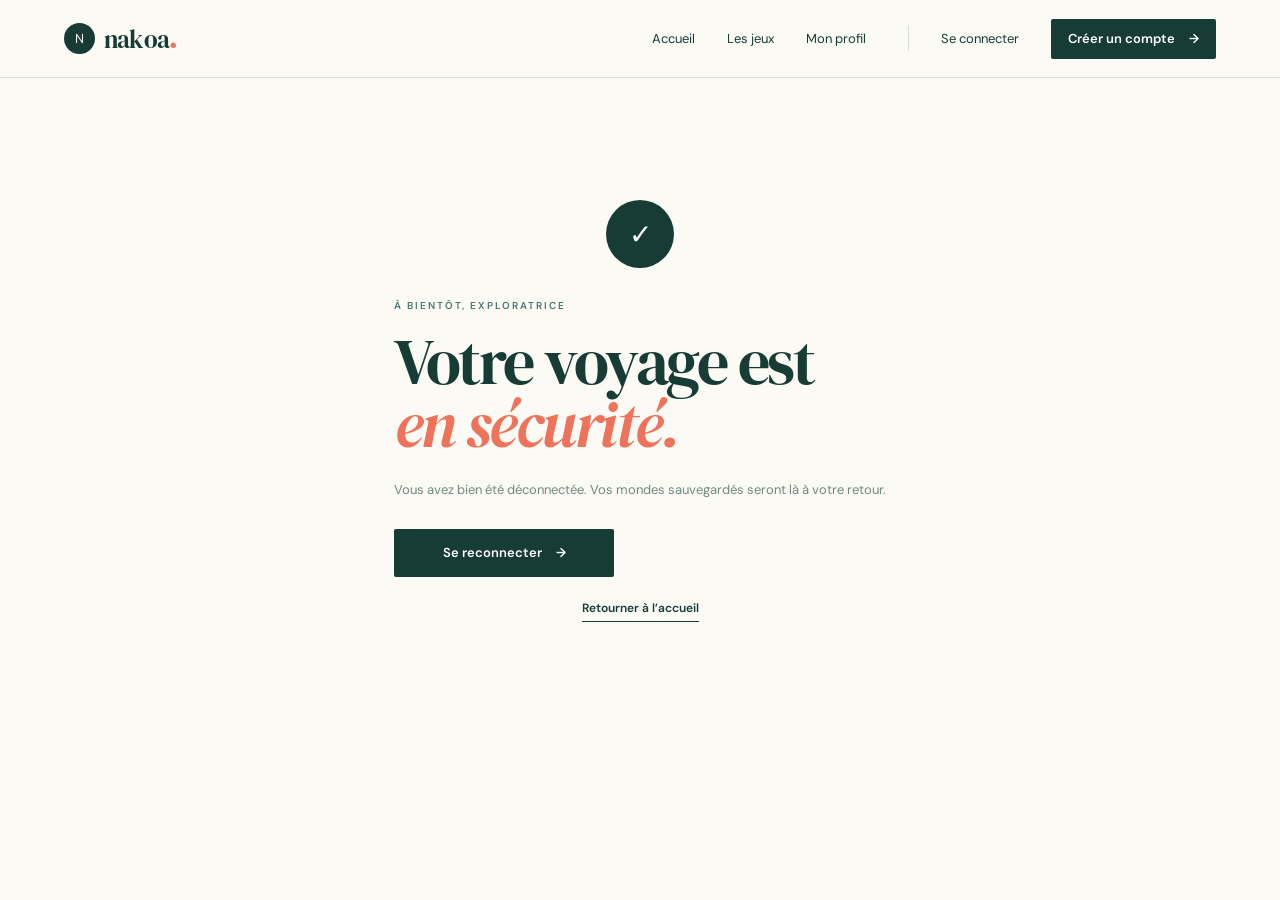
<file: src/logout.html>
<!DOCTYPE html>
<html lang="fr">
<head>
    <meta charset="UTF-8" />
    <meta name="viewport" content="width=device-width, initial-scale=1.0" />
    <meta name="description" content="Nakoa, une collection de jeux indépendants et de mondes hors du commun." />
    <title>Nakoa — Explorez des mondes hors du commun</title>
    <link rel="stylesheet" href="styles/style_bot.css" />
</head>
<body>
<input class="menu-toggle" type="checkbox" id="menu-toggle" />
<header class="site-header">
    <a class="logo" href="accueil.html" aria-label="Accueil Nakoa">
        <span class="logo-mark">N</span><span>nakoa<b>.</b></span>
    </a>
    <label class="menu-button" for="menu-toggle"><span></span><span></span><span></span></label>
    <nav>
        <a href="accueil.html">Accueil</a>
        <a href="jeux.html">Les jeux</a>
        <a href="profile.html">Mon profil</a>
        <span class="nav-separator"></span>
        <a href="login.html">Se connecter</a>
        <a class="button small" href="register.html">Créer un compte <span>→</span></a>
    </nav>
</header>
<!-- PAGE DE DÉCONNEXION -->
<section class="screen logout-screen" >
    <div>
        <span class="success">✓</span>
        <span class="eyebrow">À bientôt, exploratrice</span>
        <h1>Votre voyage est<br /><em>en sécurité.</em></h1>
        <p>Vous avez bien été déconnectée. Vos mondes sauvegardés seront là à votre retour.</p>
        <a class="button dark" href="login.html">Se reconnecter <span>→</span></a>
        <a class="text-link back-home" href="accueil.html">Retourner à l’accueil</a>
    </div>
</section>
</body>
</html>
</file>
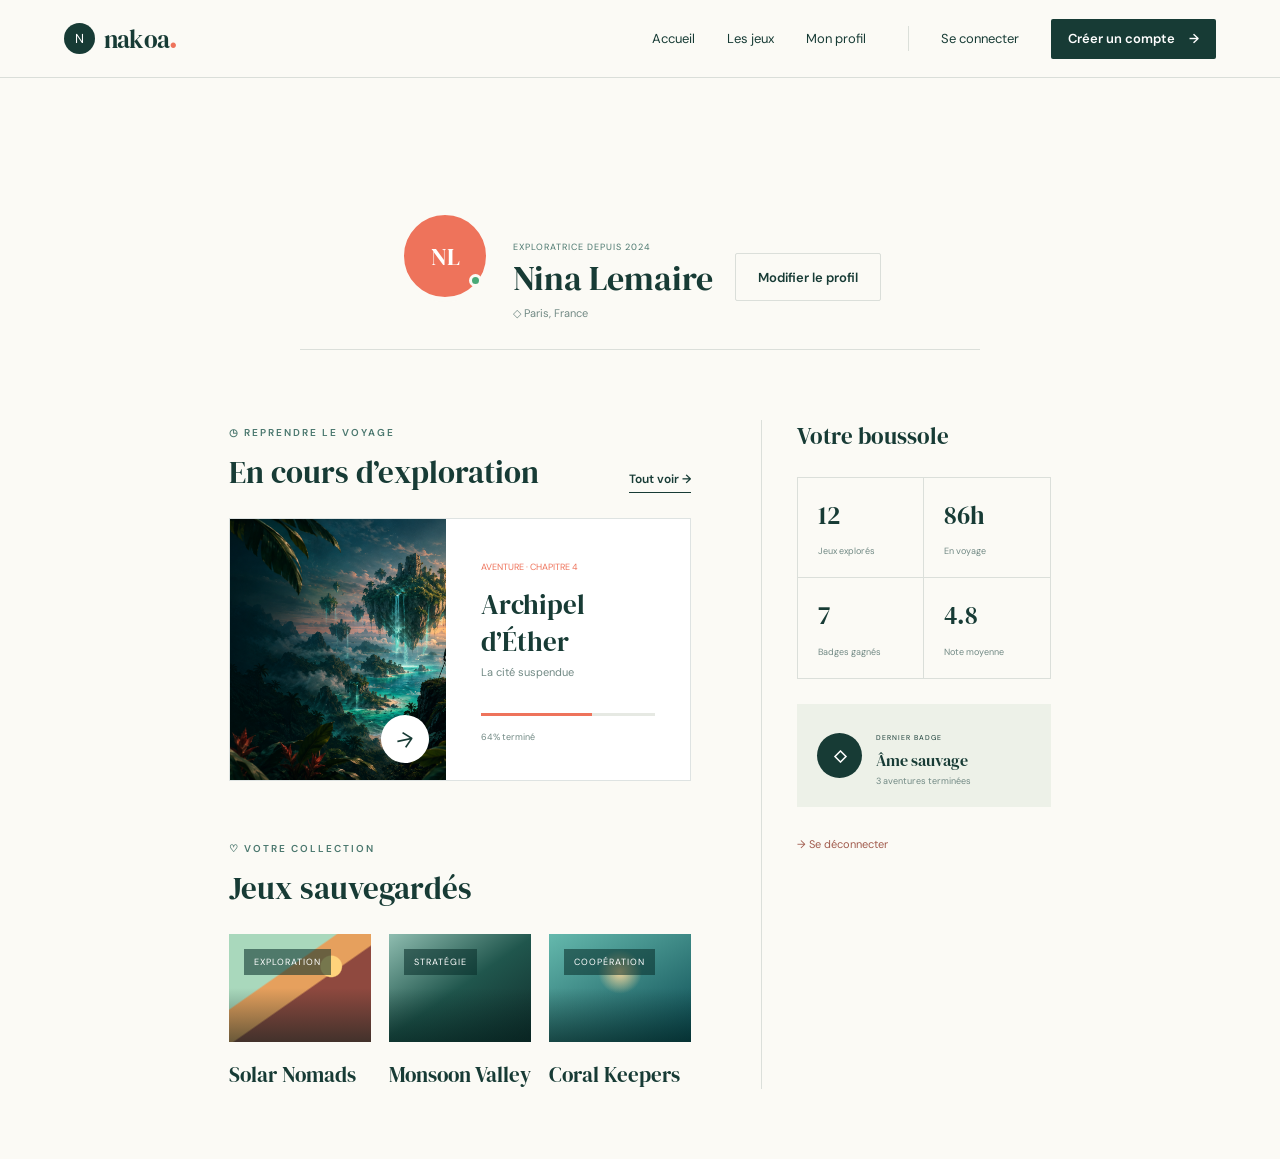
<file: src/profile.html>
<!DOCTYPE html>
<html lang="fr">
<head>
    <meta charset="UTF-8" />
    <meta name="viewport" content="width=device-width, initial-scale=1.0" />
    <meta name="description" content="Nakoa, une collection de jeux indépendants et de mondes hors du commun." />
    <title>Nakoa — Explorez des mondes hors du commun</title>
    <link rel="stylesheet" href="styles/style_bot.css" />
</head>
<body>
<input class="menu-toggle" type="checkbox" id="menu-toggle" />
<header class="site-header">
    <a class="logo" href="accueil.html" aria-label="Accueil Nakoa">
        <span class="logo-mark">N</span><span>nakoa<b>.</b></span>
    </a>
    <label class="menu-button" for="menu-toggle"><span></span><span></span><span></span></label>
    <nav>
        <a href="accueil.html">Accueil</a>
        <a href="jeux.html">Les jeux</a>
        <a href="profile.html">Mon profil</a>
        <span class="nav-separator"></span>
        <a href="login.html">Se connecter</a>
        <a class="button small" href="register.html">Créer un compte <span>→</span></a>
    </nav>
</header>

<section class="screen profile-screen" id="profil">
    <div class="profile-cover"></div>
    <div class="profile-summary">
        <div class="avatar">NL<span></span></div>
        <div><small>Exploratrice depuis 2024</small><h1>Nina Lemaire</h1><p>◇ Paris, France</p></div>
        <a class="button outline" href="profile.html">Modifier le profil</a>
    </div>
    <div class="profile-layout">
        <div>
            <div class="profile-title"><div><span class="eyebrow">◷ Reprendre le voyage</span><h2>En cours d’exploration</h2></div><a class="text-link" href="#jeux">Tout voir →</a></div>
            <article class="continue-card">
                <div class="continue-image"><a class="round-arrow" href="login.html">→</a></div>
                <div><small>Aventure · Chapitre 4</small><h3>Archipel d’Éther</h3><p>La cité suspendue</p><span class="progress"><i></i></span><em>64% terminé</em></div>
            </article>
            <div class="profile-title saved-title"><div><span class="eyebrow">♡ Votre collection</span><h2>Jeux sauvegardés</h2></div></div>
            <div class="saved-grid">
                <article class="game-card"><div class="game-art sun"><span class="tag">Exploration</span></div><div class="game-info"><div><h3>Solar Nomads</h3></div></div></article>
                <article class="game-card"><div class="game-art valley"><span class="tag">Stratégie</span></div><div class="game-info"><div><h3>Monsoon Valley</h3></div></div></article>
                <article class="game-card"><div class="game-art coral-art"><span class="tag">Coopération</span></div><div class="game-info"><div><h3>Coral Keepers</h3></div></div></article>
            </div>
        </div>
        <aside>
            <h3>Votre boussole</h3>
            <div class="stats"><div><strong>12</strong><span>Jeux explorés</span></div><div><strong>86h</strong><span>En voyage</span></div><div><strong>7</strong><span>Badges gagnés</span></div><div><strong>4.8</strong><span>Note moyenne</span></div></div>
            <div class="badge"><b>◇</b><div><small>DERNIER BADGE</small><strong>Âme sauvage</strong><p>3 aventures terminées</p></div></div>
            <a class="logout-link" href="logout.html">→ Se déconnecter</a>
        </aside>
    </div>
</section>
</body>
</html>
</file>
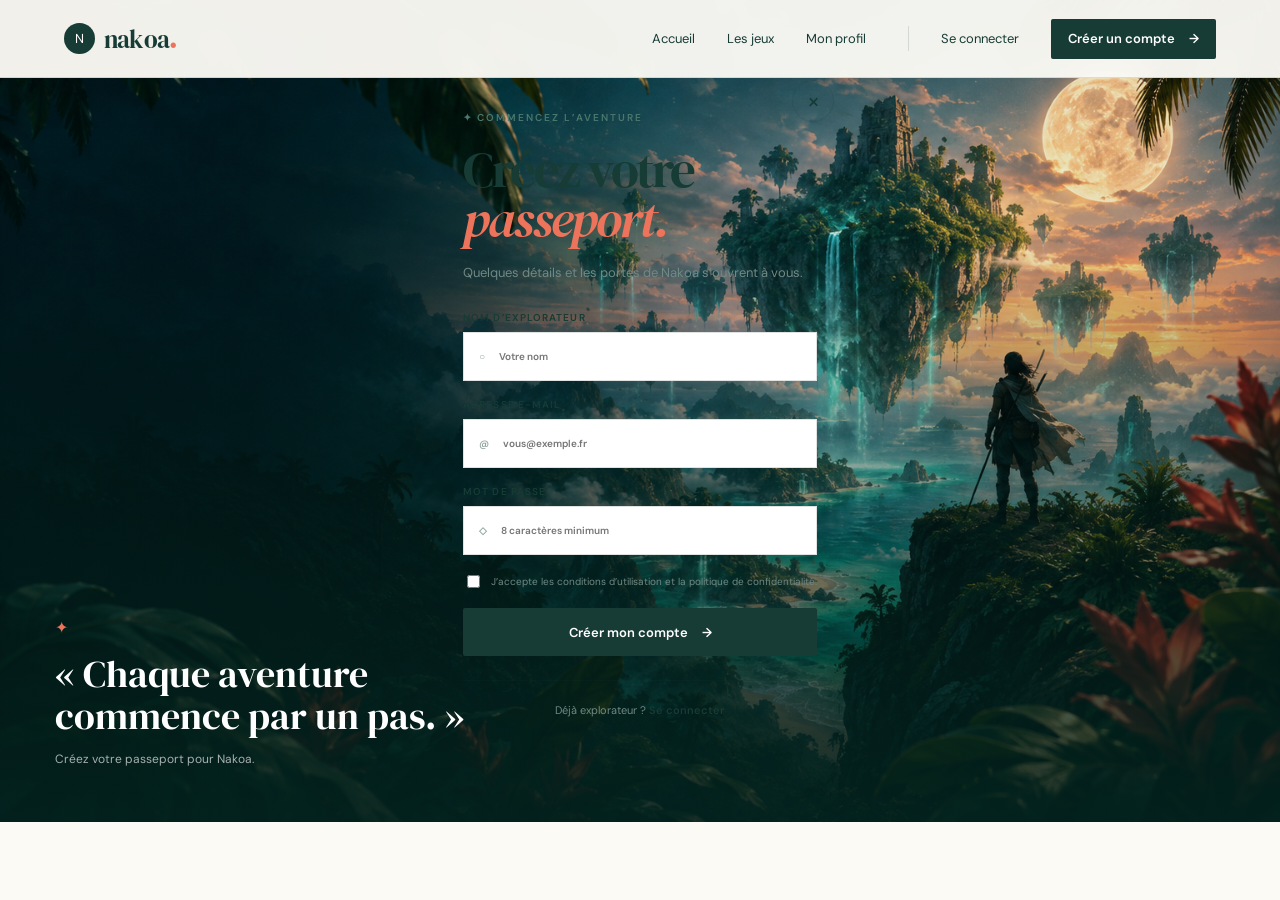
<file: src/register.html>
<!DOCTYPE html>
<html lang="en">
<head>
    <meta charset="UTF-8" />
    <meta name="viewport" content="width=device-width, initial-scale=1.0" />
    <meta name="description" content="Nakoa, une collection de jeux indépendants et de mondes hors du commun." />
    <title>Nakoa — Explorez des mondes hors du commun</title>
    <link rel="stylesheet" href="styles/style_bot.css" />
</head>
<body>
<input class="menu-toggle" type="checkbox" id="menu-toggle" />
<header class="site-header">
    <a class="logo" href="accueil.html" aria-label="Accueil Nakoa">
        <span class="logo-mark">N</span><span>nakoa<b>.</b></span>
    </a>
    <label class="menu-button" for="menu-toggle"><span></span><span></span><span></span></label>
    <nav>
        <a href="accueil.html">Accueil</a>
        <a href="jeux.html">Les jeux</a>
        <a href="profile.html">Mon profil</a>
        <span class="nav-separator"></span>
        <a href="login.html">Se connecter</a>
        <a class="button small" href="register.html">Créer un compte <span>→</span></a>
    </nav>
</header>
<!-- PAGE D'INSCRIPTION -->
<section class="screen auth-screen" id="inscription">
    <div class="auth-image register-image">
        <div><span>✦</span><blockquote>« Chaque aventure<br />commence par un pas. »</blockquote><p>Créez votre passeport pour Nakoa.</p></div>
    </div>
    <div class="auth-panel">
        <a class="close" href="accueil.html">×</a>
        <div class="auth-form">
            <span class="eyebrow">✦ Commencez l’aventure</span>
            <h1>Créez votre<br /><em>passeport.</em></h1>
            <p>Quelques détails et les portes de Nakoa s’ouvrent à vous.</p>
            <form action="profile.html">
                <label>Nom d’explorateur<span class="field"><i>○</i><input required type="text" placeholder="Votre nom" /></span></label>
                <label>Adresse e-mail<span class="field"><i>@</i><input required type="email" placeholder="vous@exemple.fr" /></span></label>
                <label>Mot de passe<span class="field"><i>◇</i><input required type="password" placeholder="8 caractères minimum" /></span></label>
                <label class="check terms"><input required type="checkbox" /> J’accepte les conditions d’utilisation et la politique de confidentialité.</label>
                <button class="button dark" type="submit">Créer mon compte <span>→</span></button>
            </form>
            <div class="switch">Déjà explorateur ? <a href="login.html">Se connecter</a></div>
        </div>
    </div>
</section>
</body>
</html>
</file>
<file: src/styles/style_bot.css>
@import url('https://fonts.googleapis.com/css2?family=DM+Sans:wght@400;500;600&family=DM+Serif+Display:ital@0;1&display=swap');

:root {
    --ink: #173b35;
    --deep: #082f2b;
    --paper: #fbfaf5;
    --sand: #f2eee2;
    --coral: #ee735b;
    --muted: #718984;
    --line: rgba(23, 59, 53, .14);
}

* {
    box-sizing: border-box;
}

html {
    scroll-behavior: smooth;
}

body {
    margin: 0;
    background: var(--paper);
    color: var(--ink);
    font-family: "DM Sans", sans-serif;
}

a {
    color: inherit;
    text-decoration: none;
}

button,
input {
    font: inherit;
}

h1,
h2,
h3,
p {
    margin: 0;
}

em {
    color: var(--coral);
    font-style: italic;
    font-weight: 400;
}

.menu-toggle {
    position: fixed;
    opacity: 0;
    pointer-events: none;
}

.site-header {
    height: 78px;
    padding: 0 clamp(24px, 5vw, 76px);
    display: flex;
    align-items: center;
    justify-content: space-between;
    border-bottom: 1px solid var(--line);
    background: rgba(251, 250, 245, .96);
    backdrop-filter: blur(14px);
    position: fixed;
    z-index: 100;
    inset: 0 0 auto;
}

.logo {
    display: inline-flex;
    align-items: center;
    gap: 9px;
    font: 25px "DM Serif Display";
    letter-spacing: -.8px;
}

.logo b {
    color: var(--coral);
}

.logo-mark {
    width: 31px;
    height: 31px;
    border-radius: 50%;
    display: grid;
    place-items: center;
    background: var(--ink);
    color: white;
    font: 13px "DM Sans";
}

.site-header nav {
    display: flex;
    align-items: center;
    gap: 32px;
    font-size: 13px;
}

.site-header nav a:hover {
    color: var(--coral);
}

.nav-separator {
    height: 25px;
    width: 1px;
    background: var(--line);
    margin-left: 10px;
}

.menu-button {
    display: none;
    width: 38px;
    height: 38px;
    padding: 9px;
    flex-direction: column;
    justify-content: center;
    gap: 5px;
}

.menu-button span {
    height: 1px;
    background: var(--ink);
    width: 100%;
}

main {
    padding-top: 78px;
}

.screen {
    display: flex;
    min-height: calc(100vh - 78px);
    flex-direction: column;
    align-items: center;
    justify-content: center;
}

.screen:target {
    display: block;
}

body:not(:has(.screen:target)) #accueil {
    display: block;
}

.button {
    min-height: 48px;
    padding: 0 22px;
    display: inline-flex;
    align-items: center;
    justify-content: center;
    gap: 14px;
    border: 0;
    border-radius: 2px;
    font-size: 13px;
    font-weight: 600;
    transition: .2s;
}

.button:hover {
    transform: translateY(-2px);
}

.button.small {
    min-height: 40px;
    background: var(--ink);
    color: white;
    padding: 0 17px;
}

.button.coral {
    background: var(--coral);
    color: white;
}

.button.glass {
    border: 1px solid rgba(255, 255, 255, .4);
    background: rgba(8, 47, 43, .28);
    color: white;
}

.button.sand {
    background: var(--sand);
}

.button.dark {
    background: var(--ink);
    color: white;
    width: 100%;
}

.button.outline {
    border: 1px solid var(--line);
}

.eyebrow {
    display: inline-block;
    color: #4a776e;
    font-size: 10px;
    font-weight: 600;
    letter-spacing: 2px;
    text-transform: uppercase;
}

.eyebrow.pale {
    color: #afd1c5;
}

.hero {
    height: calc(100vh - 78px);
    min-height: 650px;
    max-height: 830px;
    position: relative;
    display: flex;
    align-items: center;
    color: white;
    background: linear-gradient(90deg, rgba(4, 34, 31, .95), rgba(4, 34, 31, .46) 55%, rgba(4, 34, 31, .08)), url("/src/assets/nakoa-world.png") center/cover;
}

.hero-content {
    width: min(720px, 75%);
    padding-left: clamp(30px, 7.7vw, 118px);
    margin-top: -45px;
}

.hero h1,
.catalog-title h1,
.auth-form h1,
.logout-screen h1 {
    margin-top: 22px;
    font: clamp(50px, 5.5vw, 84px)/.98 "DM Serif Display";
    letter-spacing: -2.5px;
}

.hero-content>p {
    max-width: 520px;
    margin: 27px 0 30px;
    color: rgba(255, 255, 255, .7);
    line-height: 1.7;
}

.actions {
    display: flex;
    gap: 12px;
}

.hero-stats {
    position: absolute;
    right: clamp(25px, 5vw, 78px);
    bottom: 42px;
    display: flex;
    gap: 42px;
}

.hero-stats div {
    display: flex;
    flex-direction: column;
}

.hero-stats strong {
    font: 25px "DM Serif Display";
}

.hero-stats span {
    margin-top: 4px;
    color: rgba(255, 255, 255, .55);
    font-size: 9px;
    letter-spacing: 1.3px;
    text-transform: uppercase;
}

.section {
    padding: 105px clamp(30px, 7.7vw, 118px);
}

.section-heading {
    display: flex;
    align-items: end;
    justify-content: space-between;
    gap: 40px;
    margin-bottom: 52px;
}

.section-heading h2,
.manifesto h2 {
    margin-top: 16px;
    font: clamp(42px, 4.2vw, 64px)/1.02 "DM Serif Display";
    letter-spacing: -1.6px;
}

.heading-note {
    width: 350px;
}

.heading-note p {
    color: var(--muted);
    font-size: 14px;
    line-height: 1.65;
    margin-bottom: 20px;
}

.text-link {
    padding-bottom: 5px;
    border-bottom: 1px solid var(--ink);
    font-size: 12px;
    font-weight: 600;
}

.games-grid {
    display: grid;
    grid-template-columns: repeat(3, 1fr);
    gap: 22px;
}

.game-art {
    aspect-ratio: 1.32;
    position: relative;
    overflow: hidden;
    background-position: center;
    background-size: cover;
}

.game-art.photo {
    background-image: url("/src/assets/nakoa-world.png");

}

.game-art.sun {
    background: radial-gradient(circle at 72% 30%, #ffd37b 0 8%, transparent 9%), linear-gradient(145deg, #a9d8bc 0 36%, #e6a05d 37% 53%, #8f493f 54%);
}

.game-art.valley {
    background: linear-gradient(145deg, #8fbdb0, #20564d 50%, #102d2b);
}

.game-art.coral-art {
    background: radial-gradient(circle at 50% 35%, #f4d499, transparent 22%), linear-gradient(150deg, #65b9ad, #0a4a52);
}

.game-art.night {
    background: radial-gradient(circle at 70% 25%, #e5d7a5 0 10%, transparent 11%), linear-gradient(145deg, #383761, #102d42 65%, #071d28);
}

.game-art.canopy {
    background: radial-gradient(circle at 60% 60%, #e7c578 0 8%, transparent 9%), linear-gradient(135deg, #79a96e, #164e40 57%, #082d2b);
}

.game-art:after {
    content: "";
    position: absolute;
    inset: 50% 0 0;
    background: linear-gradient(transparent, rgba(3, 30, 27, .55));
}

.tag {
    position: absolute;
    z-index: 2;
    top: 15px;
    left: 15px;
    padding: 7px 10px;
    background: rgba(7, 45, 40, .55);
    color: white;
    font-size: 9px;
    letter-spacing: 1px;
    text-transform: uppercase;
}

.heart {
    position: absolute;
    z-index: 2;
    right: 15px;
    top: 15px;
    color: white;
    font-size: 23px;
}

.round-arrow {
    position: absolute;
    z-index: 3;
    right: 17px;
    bottom: 17px;
    width: 48px;
    height: 48px;
    border-radius: 50%;
    display: grid;
    place-items: center;
    background: white;
    color: var(--ink);
    font-size: 22px;
    transform: rotate(-12deg);
}

.game-info {
    padding-top: 18px;
    display: flex;
    justify-content: space-between;
}

.game-info h3 {
    font: 21px "DM Serif Display";
}

.game-info p {
    margin-top: 7px;
    color: #78908b;
    font-size: 10px;
}

.game-info>strong {
    color: var(--coral);
    font-size: 11px;
}

.manifesto {
    padding: 110px clamp(30px, 7.7vw, 118px);
    display: grid;
    grid-template-columns: .9fr 1.1fr;
    gap: 9vw;
    background: var(--deep);
    color: white;
}

.manifesto>div:first-child>p {
    max-width: 480px;
    margin: 25px 0 30px;
    color: #94b5ae;
    font-size: 14px;
    line-height: 1.7;
}

.values {
    display: grid;
    grid-template-columns: repeat(3, 1fr);
    border-left: 1px solid rgba(255, 255, 255, .13);
}

.values article {
    min-height: 300px;
    padding: 15px 25px;
    display: flex;
    flex-direction: column;
    border-right: 1px solid rgba(255, 255, 255, .13);
}

.values small {
    color: #76978f;
}

.values b {
    margin: auto 0 20px;
    color: var(--coral);
    font-size: 23px;
}

.values h3 {
    font: 19px "DM Serif Display";
    margin-bottom: 9px;
}

.values p {
    color: #789a94;
    font-size: 11px;
    line-height: 1.6;
}

footer {
    padding: 65px clamp(30px, 7.7vw, 118px) 24px;
    background: #062824;
    color: white;
}

.footer-grid {
    display: grid;
    grid-template-columns: 1.4fr .7fr .7fr 1.4fr;
    gap: 45px;
    padding-bottom: 55px;
}

.footer-grid>div {
    display: flex;
    flex-direction: column;
    align-items: start;
    gap: 12px;
}

.footer-logo .logo-mark {
    background: var(--sand);
    color: var(--ink);
}

.footer-grid>div:first-child p {
    margin-top: 12px;
    color: #77958f;
    font: 19px/1.4 "DM Serif Display";
}

.footer-grid strong {
    margin-bottom: 5px;
    color: #b9cbc7;
    font-size: 9px;
    letter-spacing: 1.3px;
    text-transform: uppercase;
}

.footer-grid a,
.footer-grid p {
    color: #6f918a;
    font-size: 11px;
}

.newsletter label {
    width: 100%;
    display: flex;
    border-bottom: 1px solid #40625b;
}

.newsletter input {
    flex: 1;
    padding: 12px 0;
    border: 0;
    outline: 0;
    background: transparent;
    color: white;
}

.newsletter label span {
    color: var(--coral);
}

.footer-bottom {
    padding-top: 22px;
    border-top: 1px solid rgba(255, 255, 255, .09);
    display: flex;
    justify-content: space-between;
    color: #4f746c;
    font-size: 8px;
}

.catalog-head {
    padding: 78px clamp(30px, 7.7vw, 118px);
}

.catalog-title {
    display: flex;
    justify-content: space-between;
    align-items: end;
    margin: 17px 0 48px;
}

.catalog-title h1 {
    font-size: clamp(48px, 5vw, 74px);
}

.catalog-title p {
    width: 410px;
    color: var(--muted);
    font-size: 14px;
    line-height: 1.7;
}

.search-box {
    height: 70px;
    border-block: 1px solid var(--line);
    display: flex;
    align-items: center;
    gap: 14px;
}

.search-box input {
    flex: 1;
    border: 0;
    outline: 0;
    background: transparent;
}

.search-box small {
    color: var(--muted);
    text-transform: uppercase;
    letter-spacing: 1px;
}

.catalog>input {
    position: absolute;
    opacity: 0;
}

.filters {
    display: flex;
    gap: 9px;
    padding: 25px 0 45px;
}

.filters label {
    padding: 9px 15px;
    border: 1px solid var(--line);
    color: #63807a;
    font-size: 11px;
    cursor: pointer;
}

#all:checked~.filters label[for=all],
#adventure:checked~.filters label[for=adventure],
#strategy:checked~.filters label[for=strategy],
#arcade:checked~.filters label[for=arcade] {
    background: var(--ink);
    color: white;
}

.catalog-grid {
    row-gap: 55px;
}

#adventure:checked~.catalog-grid .game-card:not(.adventure),
#strategy:checked~.catalog-grid .game-card:not(.strategy),
#arcade:checked~.catalog-grid .game-card:not(.arcade) {
    display: none;
}

.auth-screen:target {
    display: grid;
    grid-template-columns: minmax(390px, 44%) 1fr;
}

.auth-image {
    min-height: calc(100vh - 78px);
    padding: 55px;
    display: flex;
    align-items: end;
    color: white;
    position: fixed;
    width: 100%;
    z-index: -1;
    background: linear-gradient(0deg, rgba(3, 35, 31, .9), rgba(5, 39, 35, .08) 70%), url("/src/assets/nakoa-world.png") center/cover;
}

.auth-image blockquote {
    margin: 15px 0;
    font: clamp(34px, 3vw, 48px)/1.08 "DM Serif Display";
}

.auth-image>div>span {
    color: var(--coral);
}

.auth-image p {
    color: rgba(255, 255, 255, .65);
    font-size: 12px;
}

.register-image {
    background-position: 65% center;
}

.auth-panel {
    position: relative;
    display: grid;
    place-items: center;
    padding: 55px;
}

.close {
    position: absolute;
    right: 38px;
    top: 30px;
    width: 42px;
    height: 42px;
    border: 1px solid var(--line);
    border-radius: 50%;
    display: grid;
    place-items: center;
    font-size: 24px;
}

.auth-form {
    width: min(440px, 100%);
}

.auth-form h1 {
    margin: 18px 0;
    font-size: clamp(42px, 4vw, 62px);
}

.auth-form>p {
    margin-bottom: 28px;
    color: var(--muted);
    font-size: 13px;
    line-height: 1.65;
}

.auth-form form {
    display: flex;
    flex-direction: column;
    gap: 17px;
}

.auth-form form>label {
    font-size: 10px;
    font-weight: 600;
    letter-spacing: 1.1px;
    text-transform: uppercase;
}

.field {
    height: 49px;
    margin-top: 8px;
    padding: 0 15px;
    display: flex;
    align-items: center;
    gap: 11px;
    border: 1px solid var(--line);
    background: white;
}

.field i {
    color: #91a39f;
    font-style: normal;
}

.field input {
    flex: 1;
    border: 0;
    outline: 0;
}

.form-row {
    display: flex;
    justify-content: space-between;
    align-items: center;
    font-size: 10px;
}

.check {
    display: flex;
    align-items: center;
    gap: 8px !important;
    color: var(--muted);
    font-size: 10px !important;
    font-weight: 400 !important;
    letter-spacing: 0 !important;
    text-transform: none !important;
}

.check input {
    accent-color: var(--ink);
}

.terms {
    line-height: 1.5;
}

.switch {
    margin-top: 24px;
    padding-top: 22px;
    border-top: 1px solid var(--line);
    text-align: center;
    color: var(--muted);
    font-size: 11px;
}

.switch a {
    color: var(--ink);
    font-weight: 600;
}

.profile-cover {
    height: 205px;
    background: linear-gradient(90deg, rgba(6, 45, 40, .7), transparent), url("/src/assets/nakoa-world.png") center 48%/cover;
}

.profile-summary {
    padding: 0 clamp(30px, 7.7vw, 118px);
    min-height: 145px;
    display: flex;
    align-items: center;
    gap: 22px;
    border-bottom: 1px solid var(--line);
}

.avatar {
    width: 92px;
    height: 92px;
    margin-top: -42px;
    position: relative;
    display: grid;
    place-items: center;
    border: 5px solid var(--paper);
    border-radius: 50%;
    background: var(--coral);
    color: white;
    font: 24px "DM Serif Display";
}

.avatar span {
    position: absolute;
    right: 4px;
    bottom: 10px;
    width: 13px;
    height: 13px;
    border: 3px solid var(--paper);
    border-radius: 50%;
    background: #49a977;
}

.profile-summary small {
    color: #4a776e;
    font-size: 9px;
    letter-spacing: 1px;
    text-transform: uppercase;
}

.profile-summary h1 {
    font: 34px "DM Serif Display";
}

.profile-summary p {
    margin-top: 5px;
    color: var(--muted);
    font-size: 11px;
}

.profile-summary .button {
    margin-left: auto;
}

.profile-layout {
    padding: 70px clamp(30px, 7.7vw, 118px);
    display: grid;
    grid-template-columns: 1fr 290px;
    gap: 70px;
}

.profile-title {
    display: flex;
    justify-content: space-between;
    align-items: end;
    margin-bottom: 25px;
}

.profile-title h2 {
    margin-top: 10px;
    font: 31px "DM Serif Display";
}

.continue-card {
    min-height: 220px;
    display: grid;
    grid-template-columns: 47% 1fr;
    border: 1px solid var(--line);
    background: white;
}

.continue-image {
    position: relative;
    background: url("/src/assets/nakoa-world.png") center/cover;
}

.continue-card>div:last-child {
    padding: 35px;
}

.continue-card small {
    color: var(--coral);
    font-size: 9px;
    text-transform: uppercase;
}

.continue-card h3 {
    margin: 11px 0 5px;
    font: 27px "DM Serif Display";
}

.continue-card p {
    color: var(--muted);
    font-size: 11px;
}

.progress {
    display: block;
    height: 3px;
    margin: 34px 0 8px;
    background: #e6e9e3;
}

.progress i {
    display: block;
    width: 64%;
    height: 100%;
    background: var(--coral);
}

.continue-card em {
    font: 9px "DM Sans";
    color: var(--muted);
}

.saved-title {
    margin-top: 55px;
}

.saved-grid {
    display: grid;
    grid-template-columns: repeat(3, 1fr);
    gap: 18px;
}

.profile-layout aside {
    padding-left: 35px;
    border-left: 1px solid var(--line);
}

.profile-layout aside>h3 {
    margin-bottom: 25px;
    font: 23px "DM Serif Display";
}

.stats {
    display: grid;
    grid-template-columns: 1fr 1fr;
    border: 1px solid var(--line);
}

.stats div {
    height: 100px;
    padding: 20px;
    display: flex;
    flex-direction: column;
    border-bottom: 1px solid var(--line);
}

.stats div:nth-child(odd) {
    border-right: 1px solid var(--line);
}

.stats div:nth-child(n+3) {
    border-bottom: 0;
}

.stats strong {
    font: 25px "DM Serif Display";
}

.stats span {
    margin-top: auto;
    color: var(--muted);
    font-size: 9px;
}

.badge {
    margin-top: 25px;
    padding: 20px;
    display: flex;
    align-items: center;
    gap: 14px;
    background: #edf1e8;
}

.badge>b {
    width: 45px;
    height: 45px;
    border-radius: 50%;
    display: grid;
    place-items: center;
    background: var(--ink);
    color: white;
}

.badge small {
    font-size: 7px;
    letter-spacing: 1px;
}

.badge div strong {
    display: block;
    margin: 4px 0;
    font: 16px "DM Serif Display";
}

.badge p {
    color: var(--muted);
    font-size: 9px;
}

.logout-link {
    display: block;
    margin-top: 30px;
    color: #a15b4d;
    font-size: 11px;
}

.logout-screen:target {
    display: grid;
    place-items: center;
    padding: 50px 20px;
    text-align: center;
    background: radial-gradient(circle at 50% 20%, #e4eee5, transparent 36%);
}

.logout-screen>div {
    max-width: 530px;
}

.success {
    width: 68px;
    height: 68px;
    margin: 0 auto 25px;
    border-radius: 50%;
    display: grid;
    place-items: center;
    background: var(--ink);
    color: white;
    font-size: 28px;
}

.logout-screen h1 {
    margin: 17px 0 22px;
    font-size: clamp(46px, 5vw, 66px);
}

.logout-screen p {
    margin: 0 auto 28px;
    color: var(--muted);
    font-size: 13px;
    line-height: 1.7;
}

.logout-screen .button {
    width: 220px;
    margin-bottom: 23px;
}

.back-home {
    display: block;
    width: max-content;
    margin: auto;
}

@media (max-width: 900px) {
    .site-header nav {
        gap: 17px;
    }

    .manifesto {
        grid-template-columns: 1fr;
    }

    .profile-layout {
        grid-template-columns: 1fr;
    }

    .profile-layout aside {
        padding-left: 0;
        border-left: 0;
    }

    .footer-grid {
        grid-template-columns: 1fr 1fr;
    }
}

@media (max-width: 700px) {
    .site-header {
        height: 68px;
    }

    .site-header nav {
        display: none;
        position: absolute;
        top: 68px;
        left: 0;
        right: 0;
        padding: 25px;
        flex-direction: column;
        align-items: stretch;
        background: var(--paper);
        box-shadow: 0 15px 30px rgba(10, 40, 35, .1);
    }

    .menu-button {
        display: flex;
    }

    .menu-toggle:checked~.site-header nav {
        display: flex;
    }

    .nav-separator {
        display: none;
    }

    main {
        padding-top: 68px;
    }

    .screen {
        min-height: calc(100vh - 68px);
    }

    .hero {
        height: 760px;
        min-height: 0;
        background: linear-gradient(0deg, rgba(4, 34, 31, .95), rgba(4, 34, 31, .15)), url("/src/assets/nakoa-world.png") center/cover;
    }

    .hero-content {
        width: 100%;
        padding: 0 24px;
        margin-top: 80px;
    }

    .hero h1 {
        font-size: 49px;
    }

    .actions {
        flex-direction: column;
    }

    .hero-stats {
        left: 24px;
        right: 24px;
        gap: 10px;
        justify-content: space-between;
    }

    .section {
        padding: 75px 24px;
    }

    .section-heading,
    .catalog-title {
        align-items: start;
        flex-direction: column;
    }

    .heading-note,
    .catalog-title p {
        width: auto;
    }

    .games-grid {
        grid-template-columns: 1fr;
    }

    .manifesto {
        padding: 75px 24px;
    }

    .values {
        grid-template-columns: 1fr;
        border-left: 0;
    }

    .values article {
        min-height: 180px;
        border-right: 0;
        border-bottom: 1px solid rgba(255, 255, 255, .13);
    }

    .values b {
        margin: 30px 0 15px;
    }

    .footer-grid {
        grid-template-columns: 1fr 1fr;
    }

    .footer-grid>div:first-child,
    .newsletter {
        grid-column: 1/-1;
    }

    .footer-bottom {
        flex-direction: column;
        gap: 8px;
    }

    .catalog-head {
        padding: 60px 24px;
    }

    .catalog-title h1 {
        font-size: 48px;
    }

    .filters {
        overflow: auto;
    }

    .auth-screen:target {
        grid-template-columns: 1fr;
    }

    .auth-image {
        display: none;
    }

    .auth-panel {
        padding: 85px 24px 45px;
    }

    .profile-cover {
        height: 155px;
    }

    .profile-summary {
        padding: 0 24px 25px;
        align-items: start;
        flex-wrap: wrap;
    }

    .profile-summary>div:nth-child(2) {
        padding-top: 18px;
    }

    .profile-summary .button {
        width: 100%;
        margin: 0;
    }

    .profile-layout {
        padding: 55px 24px;
    }

    .continue-card {
        grid-template-columns: 1fr;
    }

    .continue-image {
        min-height: 210px;
    }

    .saved-grid {
        grid-template-columns: 1fr;
    }
}
</file>
